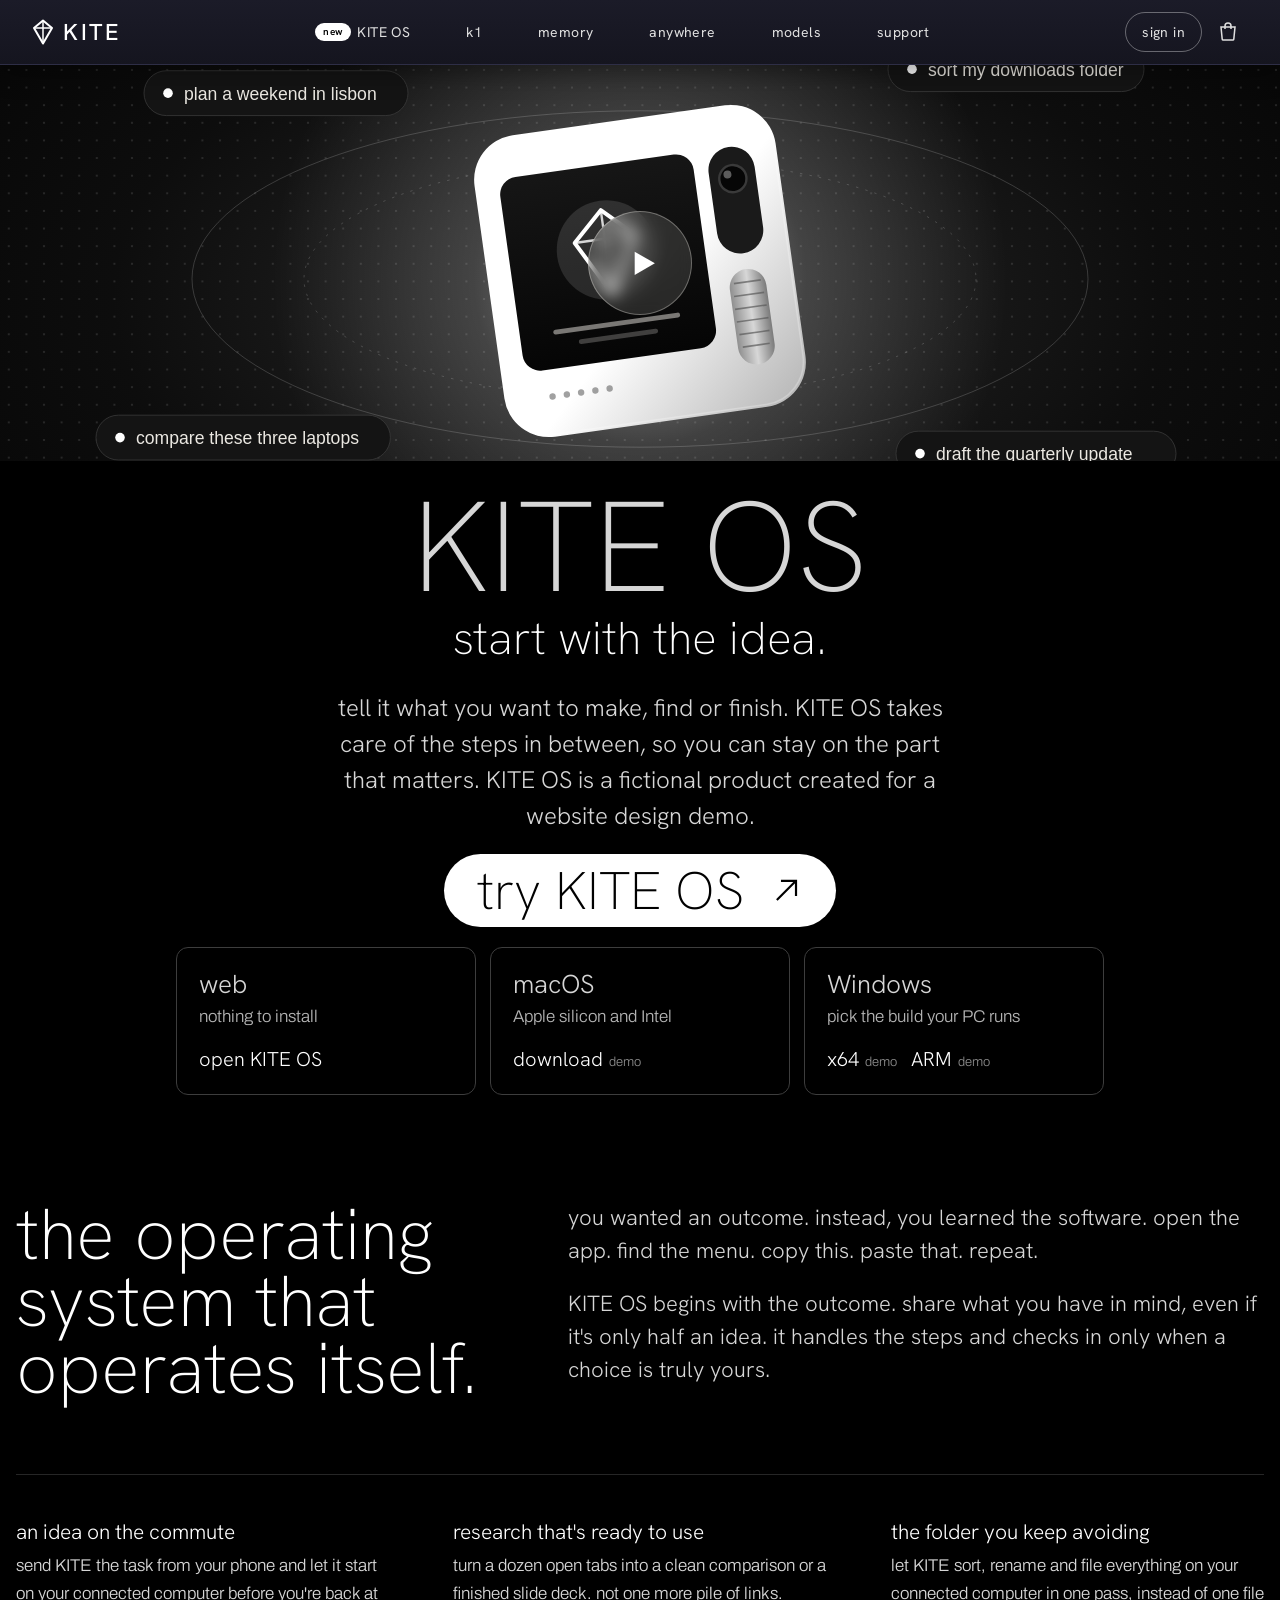
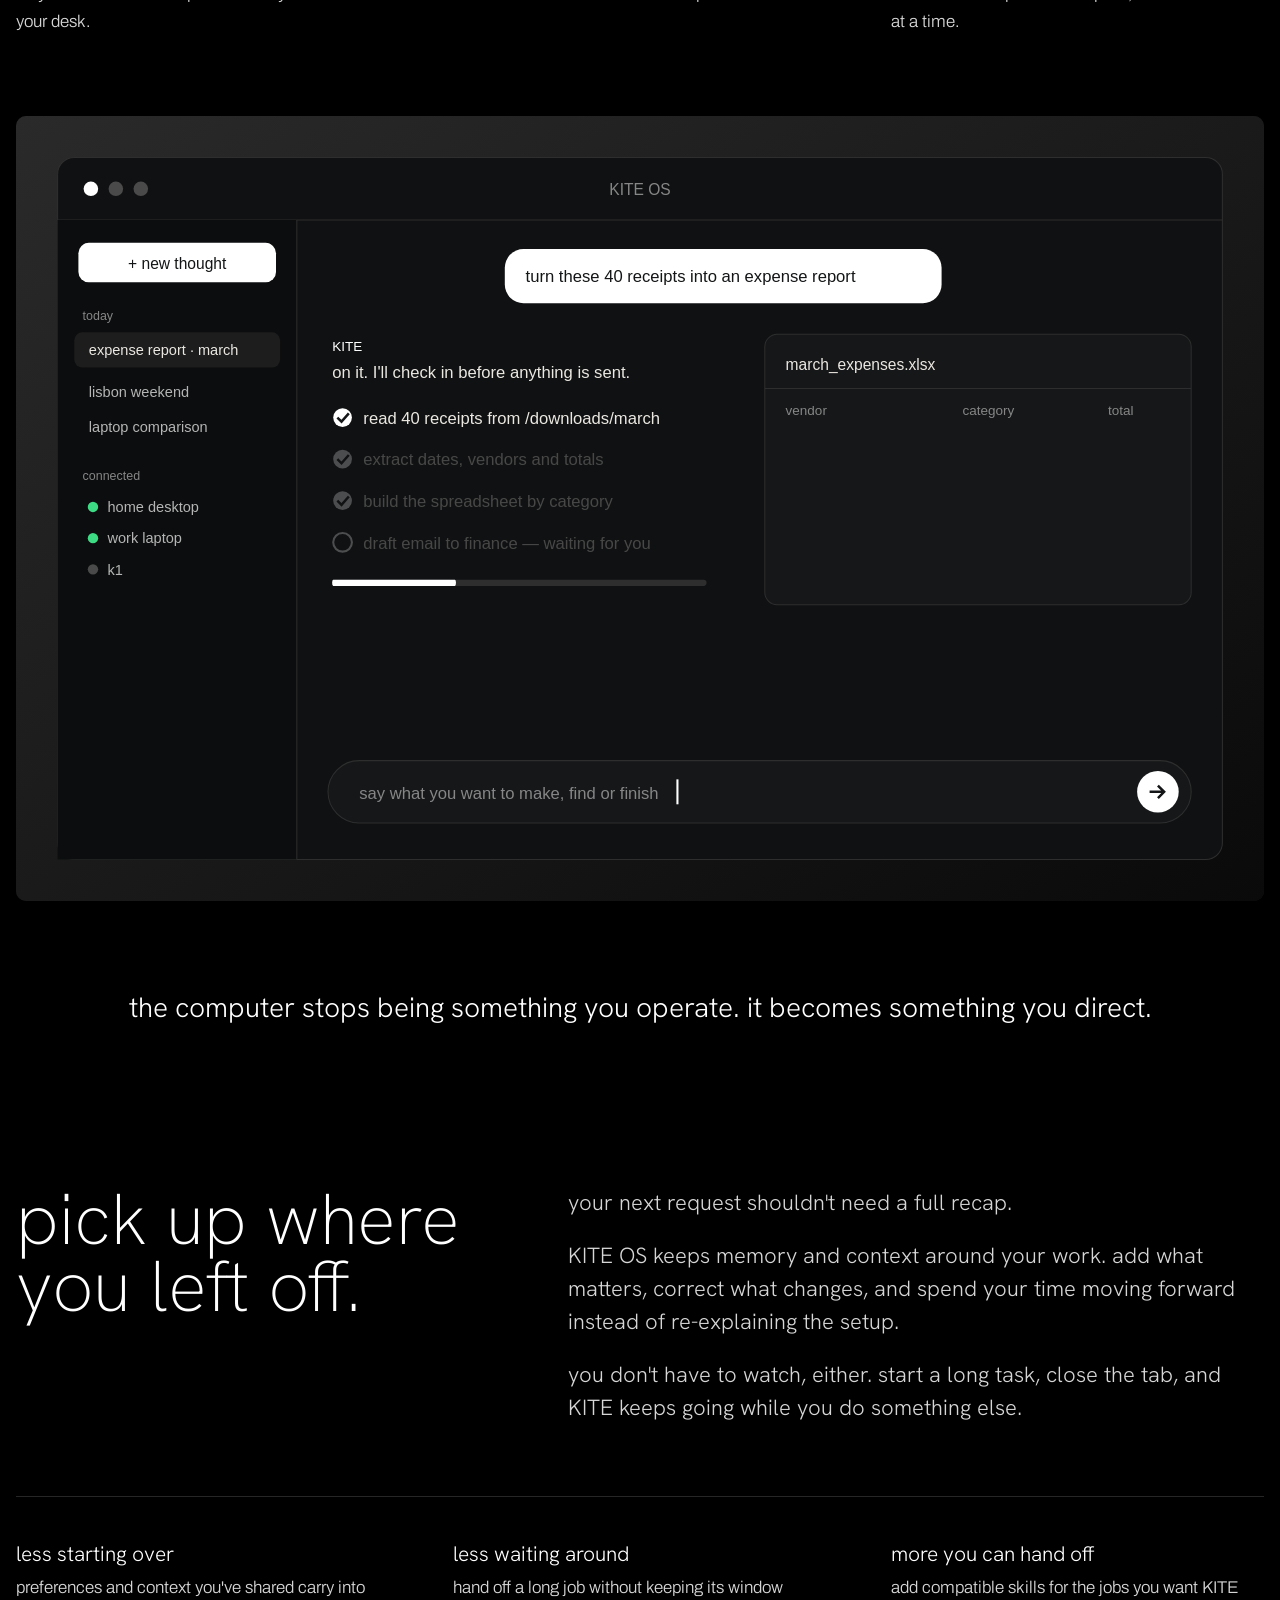
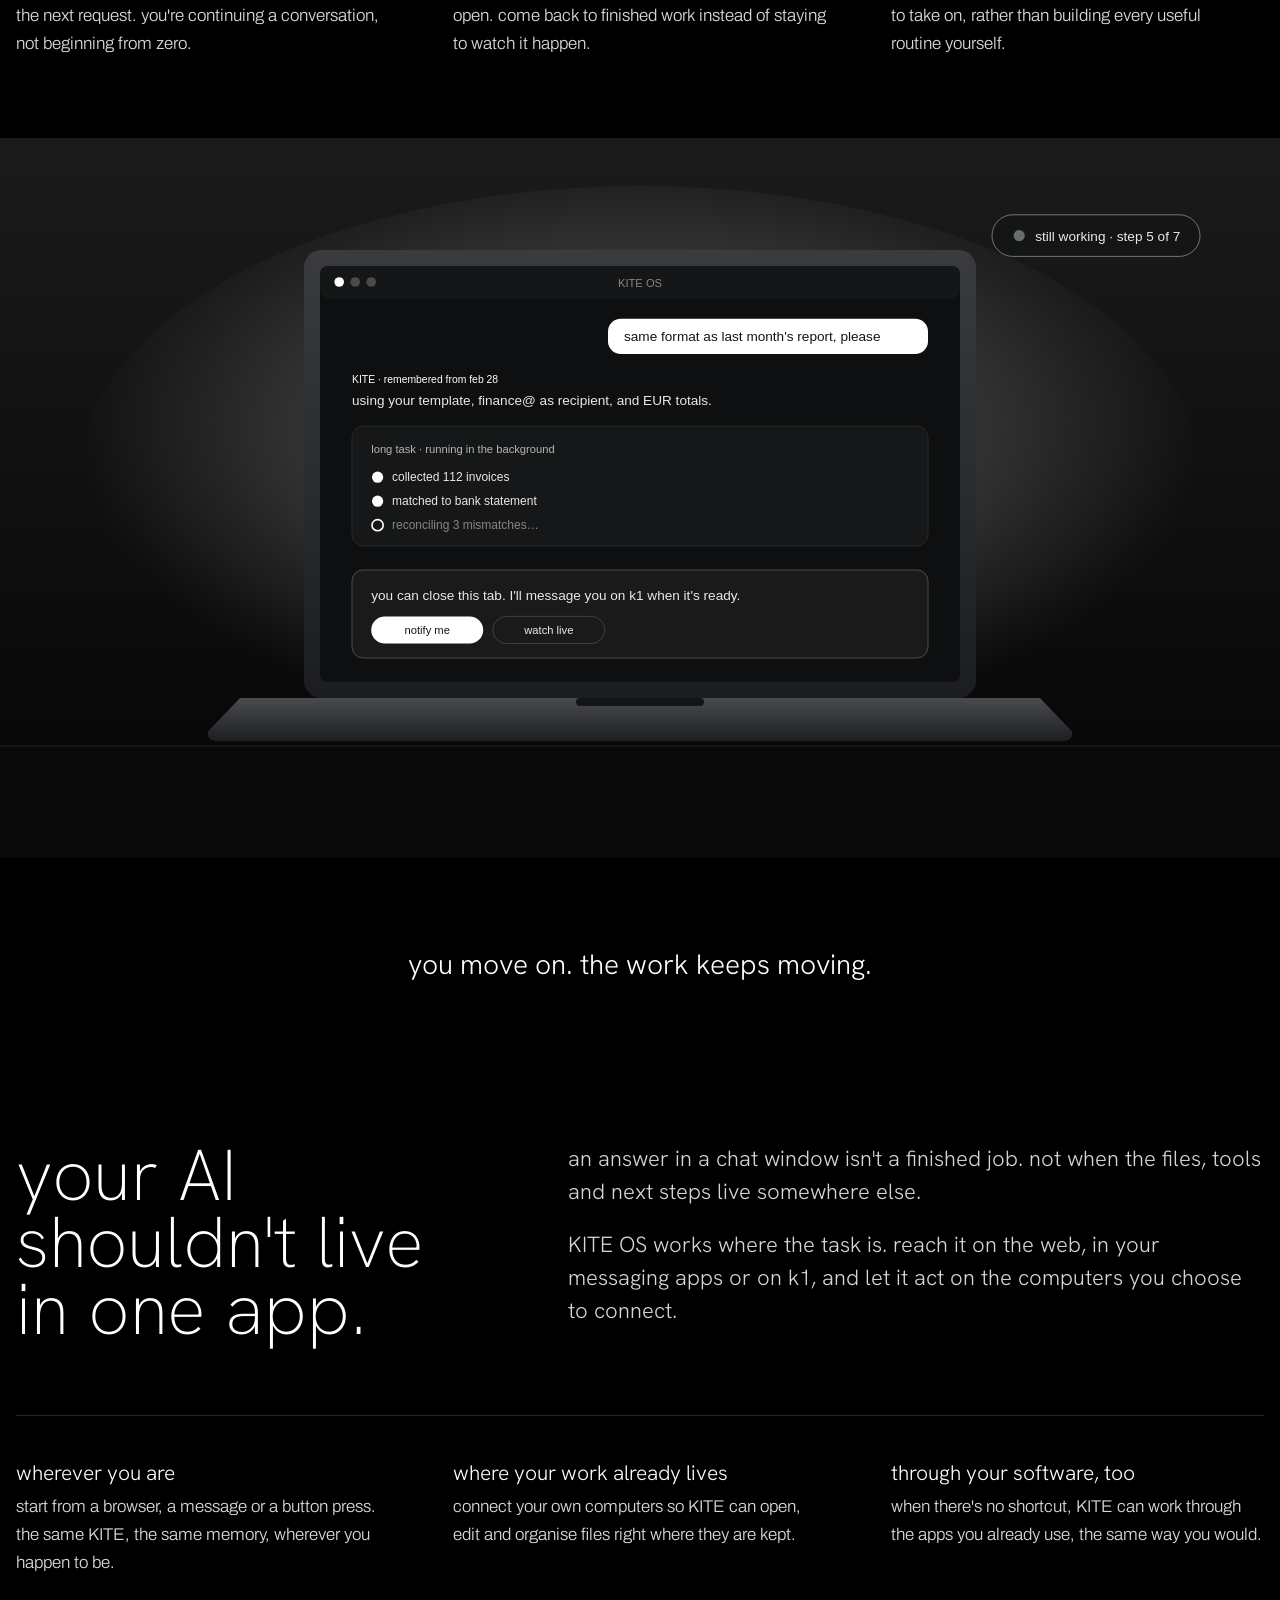
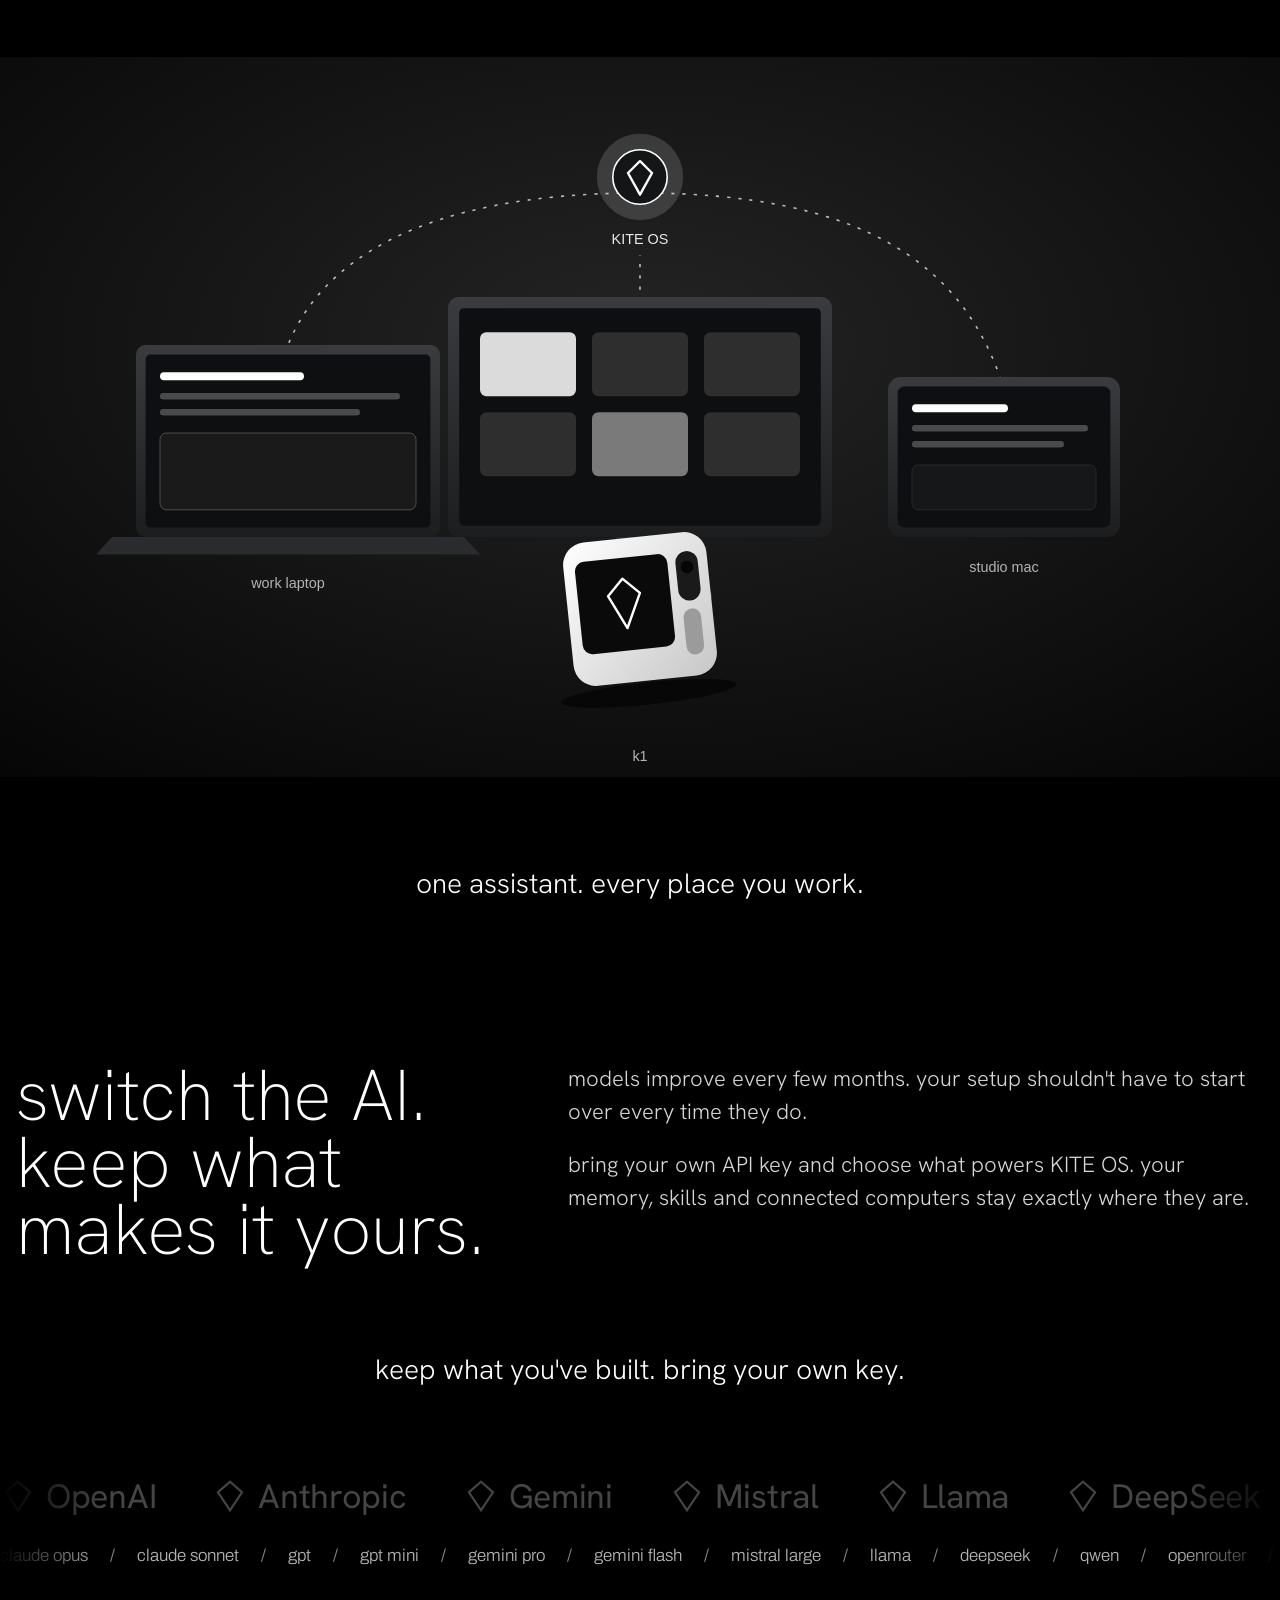
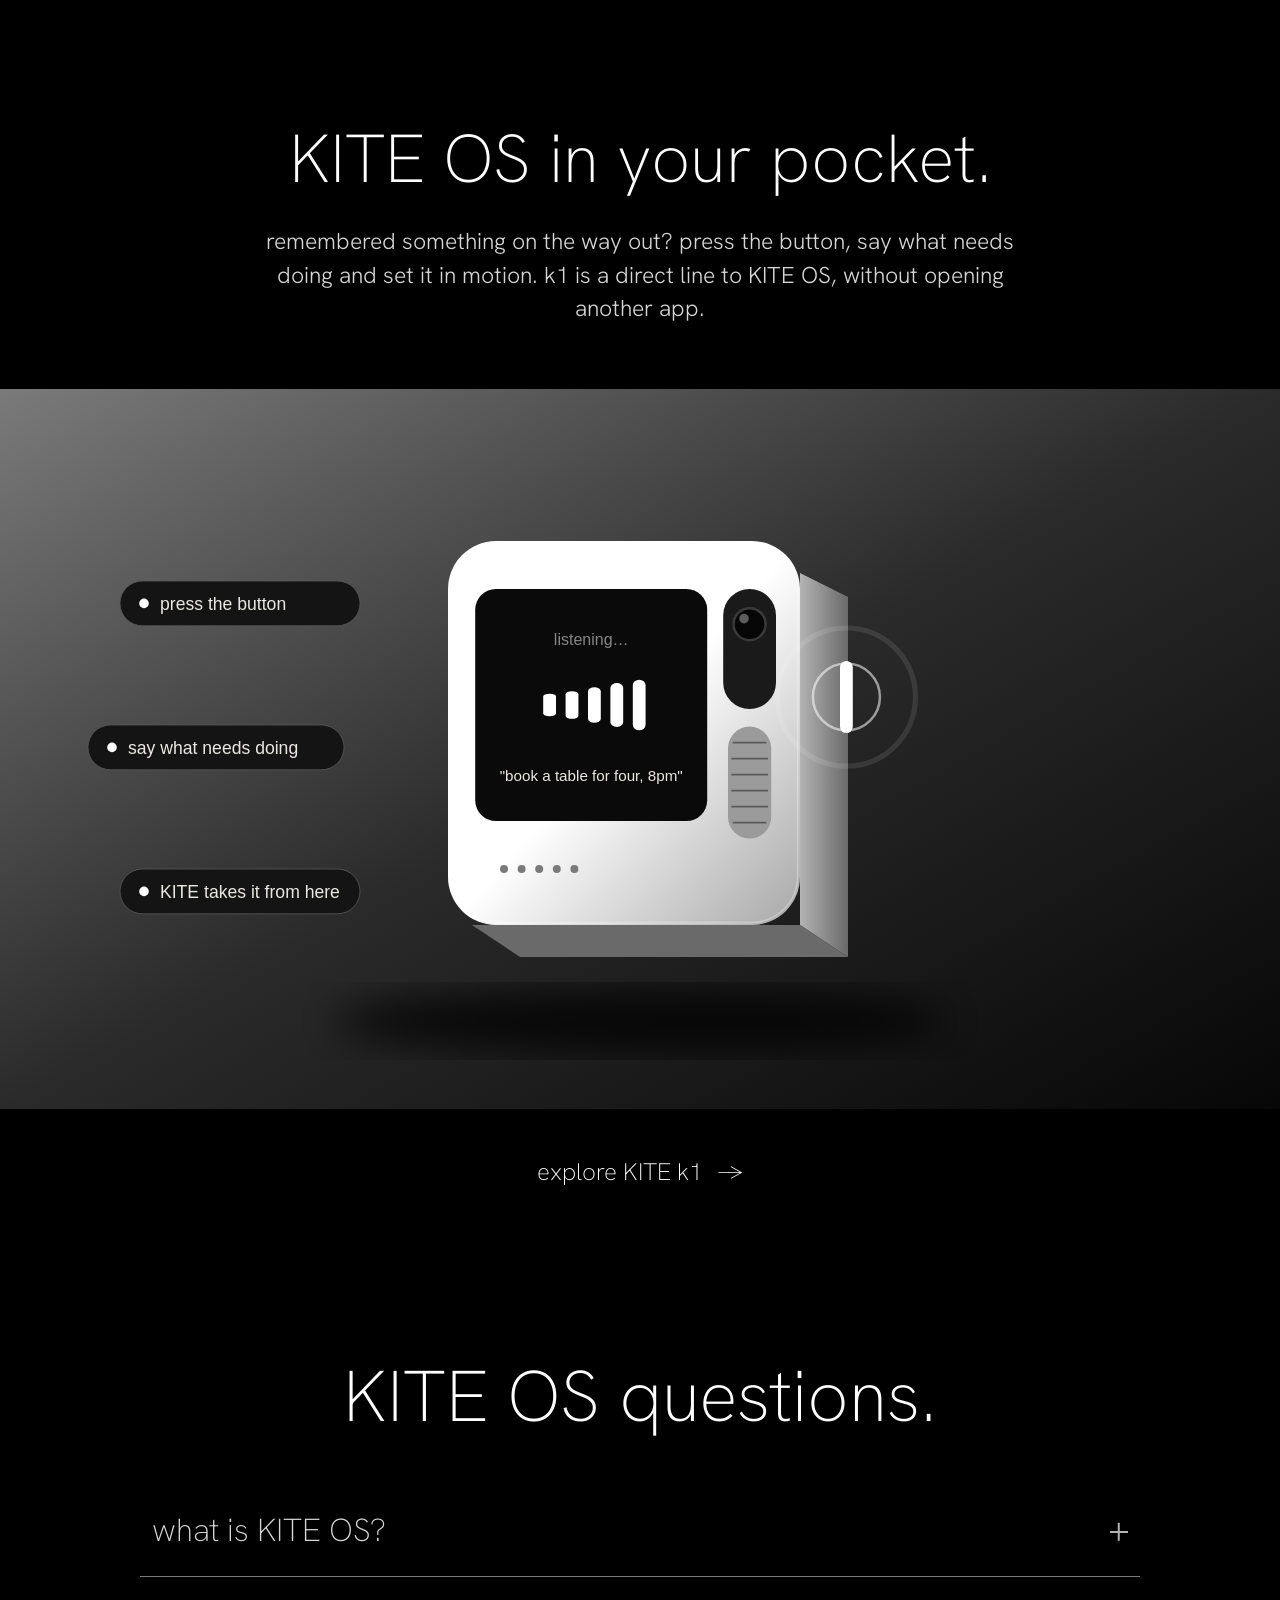
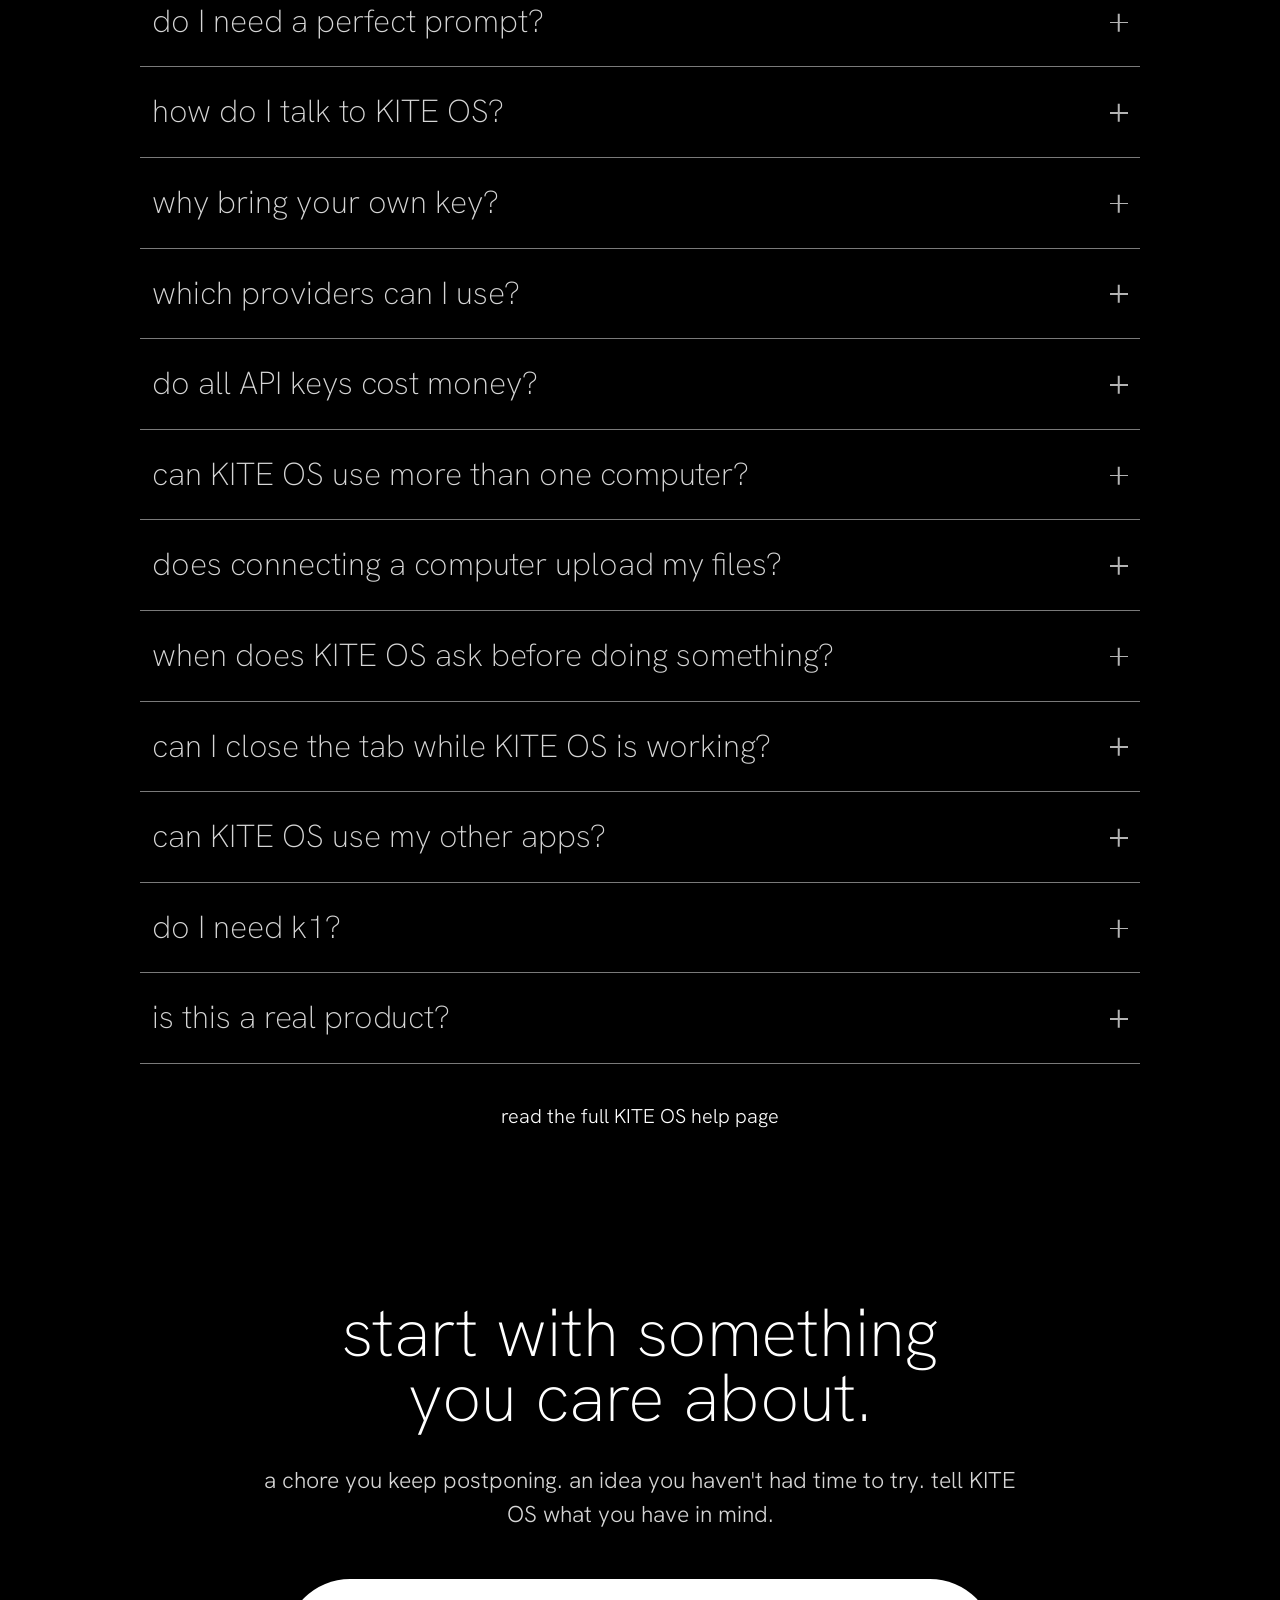
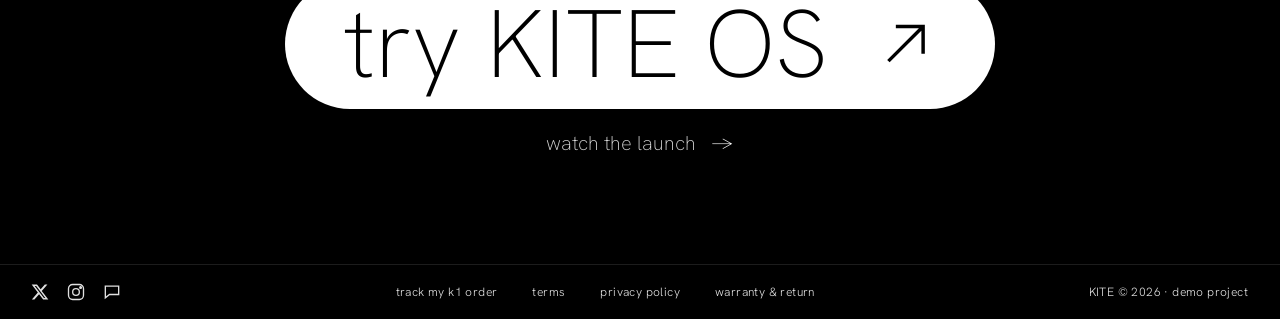
<file: index.html>
<!DOCTYPE html>
<html lang="en">
<head>
  <meta charset="UTF-8">
  <meta name="google-site-verification" content="ya-X9itOw8WuSrYmZQgdQSTbsCrzRNoNKk9_egy_j1k" />
  <meta name="viewport" content="width=device-width, initial-scale=1.0">
  <title>KITE OS — start with the idea</title>
  <meta name="description" content="KITE OS is a fictional AI assistant from a website design demo: say what you want to make, find or finish, and it works through the steps for you.">
  <link rel="canonical" href="https://rabbit-r1-clone.vercel.app/">

<meta property="og:type" content="website">
<meta property="og:title" content="KITE OS — start with the idea">
<meta property="og:description" content="KITE OS is a fictional AI assistant from a website design demo: say what you want to make, find or finish, and it works through the steps for you.">
<meta property="og:url" content="https://rabbit-r1-clone.vercel.app/">
  <meta name="theme-color" content="#15151f">
<link rel="icon" type="image/png" href="/favicon.png">
  <link rel="preconnect" href="https://fonts.googleapis.com">
  <link rel="preconnect" href="https://fonts.gstatic.com" crossorigin>
  <link href="https://fonts.googleapis.com/css2?family=Archivo:wght@300;400;500&family=Hanken+Grotesk:wght@200;300;400;500;600&display=swap" rel="stylesheet">
  <link rel="stylesheet" href="styles.css">
  
<script type="application/ld+json">
{
  "@context": "https://schema.org",
  "@type": "WebSite",
  "@id": "https://rabbit-r1-clone.vercel.app/#website",
  "name": "KITE OS",
  "url": "https://rabbit-r1-clone.vercel.app/",
  "publisher": { "@id": "https://rabbit-r1-clone.vercel.app/#organization" }
}
</script>
<script type="application/ld+json">
{
  "@context": "https://schema.org",
  "@type": "Organization",
  "@id": "https://rabbit-r1-clone.vercel.app/#organization",
  "name": "KITE",
  "url": "https://rabbit-r1-clone.vercel.app/",
  "description": "KITE is a fictional brand built for a website design demo. KITE OS and the k1 device are fictional, and nothing on this website can be purchased."
}
</script>
<script type="application/ld+json">
{
  "@context": "https://schema.org",
  "@type": "FAQPage",
  "mainEntity": [
    {
      "@type": "Question",
      "name": "what is KITE OS?",
      "acceptedAnswer": {
        "@type": "Answer",
        "text": "KITE OS is an AI operating layer that starts from what you want done. you describe the outcome, and it plans and carries out the steps across the web, your connected computers and your apps, checking with you when a decision is yours to make."
      }
    },
    {
      "@type": "Question",
      "name": "do I need a perfect prompt?",
      "acceptedAnswer": {
        "@type": "Answer",
        "text": "no. say it the way you'd say it to a colleague, even if the idea isn't finished. KITE asks follow-up questions when something important is missing."
      }
    },
    {
      "@type": "Question",
      "name": "how do I talk to KITE OS?",
      "acceptedAnswer": {
        "@type": "Answer",
        "text": "type or speak in the web app, message it from your chat apps, or press the button on k1. it's the same assistant and the same memory everywhere."
      }
    },
    {
      "@type": "Question",
      "name": "why bring your own key?",
      "acceptedAnswer": {
        "@type": "Answer",
        "text": "it lets you choose which model powers KITE OS and switch later without losing your memory, skills or connected computers. you pay the model provider directly."
      }
    },
    {
      "@type": "Question",
      "name": "which providers can I use?",
      "acceptedAnswer": {
        "@type": "Answer",
        "text": "major hosted providers, routers like OpenRouter, local runtimes like Ollama, or any compatible endpoint you run yourself."
      }
    },
    {
      "@type": "Question",
      "name": "do all API keys cost money?",
      "acceptedAnswer": {
        "@type": "Answer",
        "text": "it depends on the provider. some offer free tiers, and local models running on your own hardware don't charge per request at all."
      }
    },
    {
      "@type": "Question",
      "name": "can KITE OS use more than one computer?",
      "acceptedAnswer": {
        "@type": "Answer",
        "text": "yes. connect as many as you like and tell KITE which one a task should run on, or let it pick the one that has the files."
      }
    },
    {
      "@type": "Question",
      "name": "does connecting a computer upload my files?",
      "acceptedAnswer": {
        "@type": "Answer",
        "text": "no. files stay on your computer. KITE reads or changes only what a task needs, and you can disconnect a computer at any time."
      }
    },
    {
      "@type": "Question",
      "name": "when does KITE OS ask before doing something?",
      "acceptedAnswer": {
        "@type": "Answer",
        "text": "before anything that sends, buys, deletes or shares on your behalf. you can make it more or less cautious in settings."
      }
    },
    {
      "@type": "Question",
      "name": "can I close the tab while KITE OS is working?",
      "acceptedAnswer": {
        "@type": "Answer",
        "text": "yes. long tasks keep running in the background and KITE lets you know when they're finished or need you."
      }
    },
    {
      "@type": "Question",
      "name": "can KITE OS use my other apps?",
      "acceptedAnswer": {
        "@type": "Answer",
        "text": "where there's an integration it uses it directly. where there isn't, it can operate the app's interface on a connected computer, the way you would."
      }
    },
    {
      "@type": "Question",
      "name": "do I need k1?",
      "acceptedAnswer": {
        "@type": "Answer",
        "text": "no. k1 is an optional shortcut: a pocket device with a push-to-talk button. everything KITE OS does works on the web and desktop too."
      }
    },
    {
      "@type": "Question",
      "name": "is this a real product?",
      "acceptedAnswer": {
        "@type": "Answer",
        "text": "this website is a frontend design demo. KITE, KITE OS and k1 are fictional, accounts are real but the AI isn't connected yet, and nothing can actually be purchased."
      }
    }
  ]
}
</script>

</head>
<body>
  <a class="skip-link" href="#main">skip to content</a>
  <div class="cursor-glow" aria-hidden="true"></div>

  <!-- ================= HEADER ================= -->
  <header class="site-header">
    <div class="header-inner">
      <a href="index.html" class="logo" aria-label="KITE home">
        <svg class="logo-mark" viewBox="0 0 22 26" aria-hidden="true"><path d="M11 1.5 L20 9 L11 24.5 L2 9 Z" fill="none" stroke="currentColor" stroke-width="2" stroke-linejoin="round"/><path d="M11 1.5 V24.5 M2 9 H20" stroke="currentColor" stroke-width="1.5"/></svg>
        <span class="logo-word">KITE</span>
      </a>

      <nav class="nav-desktop" aria-label="Primary">
        <a class="nav-link" href="#top"><span class="badge-new">new</span>KITE OS</a>
        <a class="nav-link" href="#pocket">k1</a>
        <a class="nav-link" href="#memory">memory</a>
        <a class="nav-link" href="#anywhere">anywhere</a>
        <a class="nav-link" href="#models">models</a>
        <a class="nav-link" href="#faq">support</a>
      </nav>

      <div class="header-actions">
        <a class="header-account" href="signin.html">sign in</a>
        <button class="icon-btn" type="button" data-open-modal="cart" aria-label="View cart">
          <svg viewBox="0 0 24 24" fill="none" stroke="currentColor" stroke-width="1.5" aria-hidden="true"><path d="M5 7h14l-1.2 12.1a1 1 0 0 1-1 .9H7.2a1 1 0 0 1-1-.9L5 7Z"/><path d="M9 9V6a3 3 0 0 1 6 0v3"/></svg>
          <span class="cart-count" data-cart-count>0</span>
        </button>
        <button class="menu-toggle" type="button" aria-label="Open menu" aria-expanded="false" aria-controls="mobile-menu">
          <span class="bar"></span>
        </button>
      </div>
    </div>
  </header>

  <nav class="mobile-menu" id="mobile-menu" aria-label="Mobile">
    <a href="#top"><span><span class="badge-new">new</span>KITE OS</span></a>
    <a href="#pocket"><span>k1</span></a>
    <a href="#memory"><span>memory</span></a>
    <a href="#anywhere"><span>anywhere</span></a>
    <a href="#models"><span>models</span></a>
    <a href="#faq"><span>support</span></a>
    <a class="mobile-account" href="signin.html"><span>sign in</span></a>
  </nav>

  <main id="main">
    <!-- ================= HERO ================= -->
    <section class="hero" id="top" aria-labelledby="hero-title">
      <div class="hero-media">
        <img src="assets/hero-poster.svg" alt="the KITE k1 handheld surrounded by example requests: plan a weekend in lisbon, sort my downloads folder, compare these three laptops, draft the quarterly update" width="1600" height="900" fetchpriority="high">
        <button class="hero-play" type="button" data-open-modal="film" aria-label="Play: the KITE OS launch film">
          <span class="play-icon"><svg viewBox="0 0 24 24" fill="currentColor" aria-hidden="true"><path d="M6 4l14 8-14 8z"/></svg></span>
        </button>
      </div>

      <div class="hero-copy reveal-group">
        <h1 class="hero-title reveal" id="hero-title" style="--i:0">KITE OS</h1>
        <p class="hero-tagline reveal" style="--i:1">start with the idea.</p>
        <p class="hero-lede reveal" style="--i:2">tell it what you want to make, find or finish. KITE OS takes care of the steps in between, so you can stay on the part that matters. KITE OS is a fictional product created for a website design demo.</p>
        <a class="pill hero-cta reveal" style="--i:3" href="account.html">
          <span>try KITE OS</span>
          <svg class="pill-arrow" viewBox="0 0 24 24" fill="none" stroke="currentColor" stroke-width="1.6" aria-hidden="true"><path d="M5 19 19 5M8 5h11v11"/></svg>
        </a>

        <div class="platforms reveal" style="--i:4">
          <div class="platform glow-card">
            <span class="platform-name">web</span>
            <span class="platform-note">nothing to install</span>
            <span class="platform-links"><a href="account.html">open KITE OS</a></span>
          </div>
          <div class="platform glow-card">
            <span class="platform-name">macOS</span>
            <span class="platform-note">Apple silicon and Intel</span>
            <span class="platform-links"><button type="button" data-open-modal="download" data-platform="macOS (universal)">download <small>demo</small></button></span>
          </div>
          <div class="platform glow-card">
            <span class="platform-name">Windows</span>
            <span class="platform-note">pick the build your PC runs</span>
            <span class="platform-links">
              <button type="button" data-open-modal="download" data-platform="Windows x64">x64 <small>demo</small></button>
              <button type="button" data-open-modal="download" data-platform="Windows ARM">ARM <small>demo</small></button>
            </span>
          </div>
        </div>
      </div>
    </section>

    <!-- ================= 1. OPERATE ================= -->
    <section class="section" id="operate" aria-labelledby="operate-title">
      <div class="container reveal-group">
        <div class="split">
          <div class="split-head"><h2 class="section-title reveal" id="operate-title" style="--i:0">the operating system that operates itself.</h2></div>
          <div class="split-body">
            <p class="body-lg reveal" style="--i:1">you wanted an outcome. instead, you learned the software. open the app. find the menu. copy this. paste that. repeat.</p>
            <p class="body-lg reveal" style="--i:2">KITE OS begins with the outcome. share what you have in mind, even if it's only half an idea. it handles the steps and checks in only when a choice is truly yours.</p>
          </div>
        </div>
        <dl class="points">
          <div class="point reveal" style="--i:3"><dt>an idea on the commute</dt><dd>send KITE the task from your phone and let it start on your connected computer before you're back at your desk.</dd></div>
          <div class="point reveal" style="--i:4"><dt>research that's ready to use</dt><dd>turn a dozen open tabs into a clean comparison or a finished slide deck. not one more pile of links.</dd></div>
          <div class="point reveal" style="--i:5"><dt>the folder you keep avoiding</dt><dd>let KITE sort, rename and file everything on your connected computer in one pass, instead of one file at a time.</dd></div>
        </dl>
        <figure class="figure reveal" style="--i:6">
          <img src="assets/workspace.svg" alt="the KITE OS workspace: one conversation working through an expense report step by step" width="1200" height="755" loading="lazy">
        </figure>
        <p class="closer reveal" style="--i:7">the computer stops being something you operate. it becomes something you direct.</p>
      </div>
    </section>

    <!-- ================= 2. MEMORY ================= -->
    <section class="section" id="memory" aria-labelledby="memory-title">
      <div class="container reveal-group">
        <div class="split">
          <div class="split-head"><h2 class="section-title reveal" id="memory-title" style="--i:0">pick up where you left off.</h2></div>
          <div class="split-body">
            <p class="body-lg reveal" style="--i:1">your next request shouldn't need a full recap.</p>
            <p class="body-lg reveal" style="--i:2">KITE OS keeps memory and context around your work. add what matters, correct what changes, and spend your time moving forward instead of re-explaining the setup.</p>
            <p class="body-lg reveal" style="--i:3">you don't have to watch, either. start a long task, close the tab, and KITE keeps going while you do something else.</p>
          </div>
        </div>
        <dl class="points">
          <div class="point reveal" style="--i:4"><dt>less starting over</dt><dd>preferences and context you've shared carry into the next request. you're continuing a conversation, not beginning from zero.</dd></div>
          <div class="point reveal" style="--i:5"><dt>less waiting around</dt><dd>hand off a long job without keeping its window open. come back to finished work instead of staying to watch it happen.</dd></div>
          <div class="point reveal" style="--i:6"><dt>more you can hand off</dt><dd>add compatible skills for the jobs you want KITE to take on, rather than building every useful routine yourself.</dd></div>
        </dl>
        <figure class="figure is-bleed reveal" style="--i:7">
          <img src="assets/laptop.svg" alt="KITE OS on a laptop, continuing a long task in the background" width="1600" height="900" loading="lazy">
        </figure>
        <p class="closer reveal" style="--i:8">you move on. the work keeps moving.</p>
      </div>
    </section>

    <!-- ================= 3. ANYWHERE ================= -->
    <section class="section" id="anywhere" aria-labelledby="anywhere-title">
      <div class="container reveal-group">
        <div class="split">
          <div class="split-head"><h2 class="section-title reveal" id="anywhere-title" style="--i:0">your AI shouldn't live in one app.</h2></div>
          <div class="split-body">
            <p class="body-lg reveal" style="--i:1">an answer in a chat window isn't a finished job. not when the files, tools and next steps live somewhere else.</p>
            <p class="body-lg reveal" style="--i:2">KITE OS works where the task is. reach it on the web, in your messaging apps or on k1, and let it act on the computers you choose to connect.</p>
          </div>
        </div>
        <dl class="points">
          <div class="point reveal" style="--i:3"><dt>wherever you are</dt><dd>start from a browser, a message or a button press. the same KITE, the same memory, wherever you happen to be.</dd></div>
          <div class="point reveal" style="--i:4"><dt>where your work already lives</dt><dd>connect your own computers so KITE can open, edit and organise files right where they are kept.</dd></div>
          <div class="point reveal" style="--i:5"><dt>through your software, too</dt><dd>when there's no shortcut, KITE can work through the apps you already use, the same way you would.</dd></div>
        </dl>
        <figure class="figure is-bleed reveal" style="--i:6">
          <img src="assets/devices.svg" alt="three connected computers and a KITE k1, all linked to KITE OS" width="1600" height="900" loading="lazy">
        </figure>
        <p class="closer reveal" style="--i:7">one assistant. every place you work.</p>
      </div>
    </section>

    <!-- ================= 4. MODELS ================= -->
    <section class="section" id="models" aria-labelledby="models-title">
      <div class="container reveal-group">
        <div class="split">
          <div class="split-head"><h2 class="section-title reveal" id="models-title" style="--i:0">switch the AI. keep what makes it yours.</h2></div>
          <div class="split-body">
            <p class="body-lg reveal" style="--i:1">models improve every few months. your setup shouldn't have to start over every time they do.</p>
            <p class="body-lg reveal" style="--i:2">bring your own API key and choose what powers KITE OS. your memory, skills and connected computers stay exactly where they are.</p>
          </div>
        </div>
        <p class="closer reveal" style="--i:3">keep what you've built. bring your own key.</p>
      </div>
    </section>

    <section class="marquee-section" aria-label="model providers KITE OS can run on">
      <div class="marquee" aria-hidden="true">
        <div class="provider-row" data-providers></div>
        <div class="provider-row" data-providers></div>
      </div>
      <div class="marquee is-reverse">
        <ul class="model-row" data-models></ul>
        <ul class="model-row" data-models aria-hidden="true"></ul>
      </div>
    </section>

    <!-- ================= 5. POCKET ================= -->
    <section class="section" id="pocket" aria-labelledby="pocket-title">
      <div class="container reveal-group">
        <h2 class="section-title is-center reveal" id="pocket-title" style="--i:0">KITE OS in your pocket.</h2>
        <p class="body-lg center-lede reveal" style="--i:1">remembered something on the way out? press the button, say what needs doing and set it in motion. k1 is a direct line to KITE OS, without opening another app.</p>
        <figure class="figure is-bleed is-pocket reveal" style="--i:2">
          <img src="assets/k1.svg" alt="the KITE k1 handheld listening to a spoken request" width="1600" height="900" loading="lazy">
        </figure>
        <div class="center-cta reveal" style="--i:3">
          <button class="text-arrow size-24" type="button" data-open-modal="product">explore KITE k1 <span class="arrow">→</span></button>
        </div>
      </div>
    </section>

    <!-- ================= 6. FAQ ================= -->
    <section class="section" id="faq" aria-labelledby="faq-title">
      <div class="container reveal-group">
        <h2 class="section-title faq-title reveal" id="faq-title" style="--i:0">KITE OS questions.</h2>
        <div class="faq-list reveal" style="--i:1" data-faq>
          <div class="faq-item">
            <h3><button class="faq-q" type="button" aria-expanded="false" aria-controls="faq-a-0" id="faq-q-0"><span>what is KITE OS?</span><span class="faq-icon" aria-hidden="true"></span></button></h3>
            <div class="faq-a" id="faq-a-0" role="region" aria-labelledby="faq-q-0"><div><p>KITE OS is an AI operating layer that starts from what you want done. you describe the outcome, and it plans and carries out the steps across the web, your connected computers and your apps, checking with you when a decision is yours to make.</p></div></div>
          </div>
          <div class="faq-item">
            <h3><button class="faq-q" type="button" aria-expanded="false" aria-controls="faq-a-1" id="faq-q-1"><span>do I need a perfect prompt?</span><span class="faq-icon" aria-hidden="true"></span></button></h3>
            <div class="faq-a" id="faq-a-1" role="region" aria-labelledby="faq-q-1"><div><p>no. say it the way you'd say it to a colleague, even if the idea isn't finished. KITE asks follow-up questions when something important is missing.</p></div></div>
          </div>
          <div class="faq-item">
            <h3><button class="faq-q" type="button" aria-expanded="false" aria-controls="faq-a-2" id="faq-q-2"><span>how do I talk to KITE OS?</span><span class="faq-icon" aria-hidden="true"></span></button></h3>
            <div class="faq-a" id="faq-a-2" role="region" aria-labelledby="faq-q-2"><div><p>type or speak in the web app, message it from your chat apps, or press the button on k1. it's the same assistant and the same memory everywhere.</p></div></div>
          </div>
          <div class="faq-item">
            <h3><button class="faq-q" type="button" aria-expanded="false" aria-controls="faq-a-3" id="faq-q-3"><span>why bring your own key?</span><span class="faq-icon" aria-hidden="true"></span></button></h3>
            <div class="faq-a" id="faq-a-3" role="region" aria-labelledby="faq-q-3"><div><p>it lets you choose which model powers KITE OS and switch later without losing your memory, skills or connected computers. you pay the model provider directly.</p></div></div>
          </div>
          <div class="faq-item">
            <h3><button class="faq-q" type="button" aria-expanded="false" aria-controls="faq-a-4" id="faq-q-4"><span>which providers can I use?</span><span class="faq-icon" aria-hidden="true"></span></button></h3>
            <div class="faq-a" id="faq-a-4" role="region" aria-labelledby="faq-q-4"><div><p>major hosted providers, routers like OpenRouter, local runtimes like Ollama, or any compatible endpoint you run yourself.</p></div></div>
          </div>
          <div class="faq-item">
            <h3><button class="faq-q" type="button" aria-expanded="false" aria-controls="faq-a-5" id="faq-q-5"><span>do all API keys cost money?</span><span class="faq-icon" aria-hidden="true"></span></button></h3>
            <div class="faq-a" id="faq-a-5" role="region" aria-labelledby="faq-q-5"><div><p>it depends on the provider. some offer free tiers, and local models running on your own hardware don't charge per request at all.</p></div></div>
          </div>
          <div class="faq-item">
            <h3><button class="faq-q" type="button" aria-expanded="false" aria-controls="faq-a-6" id="faq-q-6"><span>can KITE OS use more than one computer?</span><span class="faq-icon" aria-hidden="true"></span></button></h3>
            <div class="faq-a" id="faq-a-6" role="region" aria-labelledby="faq-q-6"><div><p>yes. connect as many as you like and tell KITE which one a task should run on, or let it pick the one that has the files.</p></div></div>
          </div>
          <div class="faq-item">
            <h3><button class="faq-q" type="button" aria-expanded="false" aria-controls="faq-a-7" id="faq-q-7"><span>does connecting a computer upload my files?</span><span class="faq-icon" aria-hidden="true"></span></button></h3>
            <div class="faq-a" id="faq-a-7" role="region" aria-labelledby="faq-q-7"><div><p>no. files stay on your computer. KITE reads or changes only what a task needs, and you can disconnect a computer at any time.</p></div></div>
          </div>
          <div class="faq-item">
            <h3><button class="faq-q" type="button" aria-expanded="false" aria-controls="faq-a-8" id="faq-q-8"><span>when does KITE OS ask before doing something?</span><span class="faq-icon" aria-hidden="true"></span></button></h3>
            <div class="faq-a" id="faq-a-8" role="region" aria-labelledby="faq-q-8"><div><p>before anything that sends, buys, deletes or shares on your behalf. you can make it more or less cautious in settings.</p></div></div>
          </div>
          <div class="faq-item">
            <h3><button class="faq-q" type="button" aria-expanded="false" aria-controls="faq-a-9" id="faq-q-9"><span>can I close the tab while KITE OS is working?</span><span class="faq-icon" aria-hidden="true"></span></button></h3>
            <div class="faq-a" id="faq-a-9" role="region" aria-labelledby="faq-q-9"><div><p>yes. long tasks keep running in the background and KITE lets you know when they're finished or need you.</p></div></div>
          </div>
          <div class="faq-item">
            <h3><button class="faq-q" type="button" aria-expanded="false" aria-controls="faq-a-10" id="faq-q-10"><span>can KITE OS use my other apps?</span><span class="faq-icon" aria-hidden="true"></span></button></h3>
            <div class="faq-a" id="faq-a-10" role="region" aria-labelledby="faq-q-10"><div><p>where there's an integration it uses it directly. where there isn't, it can operate the app's interface on a connected computer, the way you would.</p></div></div>
          </div>
          <div class="faq-item">
            <h3><button class="faq-q" type="button" aria-expanded="false" aria-controls="faq-a-11" id="faq-q-11"><span>do I need k1?</span><span class="faq-icon" aria-hidden="true"></span></button></h3>
            <div class="faq-a" id="faq-a-11" role="region" aria-labelledby="faq-q-11"><div><p>no. k1 is an optional shortcut: a pocket device with a push-to-talk button. everything KITE OS does works on the web and desktop too.</p></div></div>
          </div>
          <div class="faq-item">
            <h3><button class="faq-q" type="button" aria-expanded="false" aria-controls="faq-a-12" id="faq-q-12"><span>is this a real product?</span><span class="faq-icon" aria-hidden="true"></span></button></h3>
            <div class="faq-a" id="faq-a-12" role="region" aria-labelledby="faq-q-12"><div><p>this website is a frontend design demo. KITE, KITE OS and k1 are fictional, accounts are real but the AI isn't connected yet, and nothing can actually be purchased.</p></div></div>
          </div>
        </div>
        <div class="faq-more reveal" style="--i:2"><a href="legal.html#support">read the full KITE OS help page</a></div>
      </div>
    </section>

    <!-- ================= 7. FINAL CTA ================= -->
    <section class="section final" aria-labelledby="final-title">
      <div class="container reveal-group">
        <h2 class="final-title reveal" id="final-title" style="--i:0">start with something you care about.</h2>
        <p class="body-lg final-lede reveal" style="--i:1">a chore you keep postponing. an idea you haven't had time to try. tell KITE OS what you have in mind.</p>
        <div class="final-actions reveal" style="--i:2">
          <a class="pill final-cta" href="account.html">
            <span>try KITE OS</span>
            <svg class="pill-arrow" viewBox="0 0 24 24" fill="none" stroke="currentColor" stroke-width="1.4" aria-hidden="true"><path d="M5 19 19 5M8 5h11v11"/></svg>
          </a>
          <button class="text-arrow is-light" type="button" data-open-modal="film" style="font-size:20px">watch the launch <span class="arrow">→</span></button>
        </div>
      </div>
    </section>
  </main>

  <!-- ================= FOOTER ================= -->
  <footer class="site-footer">
    <div class="footer-social">
      <a class="glow-text" href="https://x.com" target="_blank" rel="noopener noreferrer" title="X (demo link)" aria-label="X (opens x.com)">
        <svg viewBox="0 0 24 24" fill="currentColor" aria-hidden="true"><path d="M17.8 3h3.1l-6.8 7.7L22 21h-6.2l-4.9-6.4L5.3 21H2.2l7.2-8.3L2 3h6.4l4.4 5.8L17.8 3Zm-1.1 16.2h1.7L7.4 4.7H5.6l11.1 14.5Z"/></svg>
      </a>
      <a class="glow-text" href="https://www.instagram.com" target="_blank" rel="noopener noreferrer" title="Instagram (demo link)" aria-label="Instagram (opens instagram.com)">
        <svg viewBox="0 0 24 24" fill="none" stroke="currentColor" stroke-width="1.6" aria-hidden="true"><rect x="3" y="3" width="18" height="18" rx="5"/><circle cx="12" cy="12" r="4"/><circle cx="17.5" cy="6.5" r="1" fill="currentColor"/></svg>
      </a>
      <a class="glow-text" href="legal.html#support" title="Community &amp; support" aria-label="Community and support">
        <svg viewBox="0 0 24 24" fill="none" stroke="currentColor" stroke-width="1.6" aria-hidden="true"><path d="M4 5h16v10H9l-5 4V5Z"/></svg>
      </a>
    </div>
    <hr>
    <div class="footer-links">
      <a class="glow-text" href="legal.html#track">track my k1 order</a>
      <a class="glow-text" href="legal.html#terms">terms</a>
      <a class="glow-text" href="legal.html#privacy">privacy policy</a>
      <a class="glow-text" href="legal.html#warranty">warranty &amp; return</a>
    </div>
    <hr>
    <div>KITE © <span data-year>2026</span> · demo project</div>
  </footer>

  <!-- ================= MODALS ================= -->
  <div class="modal" id="modal-film" role="dialog" aria-modal="true" aria-label="KITE OS launch film">
    <div class="modal-backdrop" data-close-modal></div>
    <div class="modal-panel is-wide">
      <button class="modal-close" type="button" data-close-modal aria-label="Close"><svg viewBox="0 0 16 16" stroke="currentColor" stroke-width="1.6" aria-hidden="true"><path d="M3 3l10 10M13 3 3 13"/></svg></button>
      <div class="film">
        <img src="assets/hero-poster.svg" alt="">
        <div class="film-slide">KITE OS<small>start with the idea.</small></div>
        <div class="film-slide">say it once.<small>KITE works through the steps.</small></div>
        <div class="film-slide">close the tab.<small>the work keeps moving.</small></div>
        <div class="film-slide">try KITE OS<small>on the web, mac, windows and k1.</small></div>
        <div class="film-bar"></div>
      </div>
      <p class="film-caption">launch film · a 16-second animated preview built for this demo site</p>
    </div>
  </div>

  <div class="modal" id="modal-download" role="dialog" aria-modal="true" aria-labelledby="download-title">
    <div class="modal-backdrop" data-close-modal></div>
    <div class="modal-panel">
      <button class="modal-close" type="button" data-close-modal aria-label="Close"><svg viewBox="0 0 16 16" stroke="currentColor" stroke-width="1.6" aria-hidden="true"><path d="M3 3l10 10M13 3 3 13"/></svg></button>
      <h2 class="modal-title" id="download-title">almost there.</h2>
      <p class="modal-text">the <strong data-platform-name>desktop</strong> build of KITE OS isn't included in this demo site, so there's no file to download. you can sign in and use KITE OS on the web instead.</p>
      <div class="modal-actions">
        <a class="btn btn-primary" href="account.html">open KITE OS on the web</a>
        <button class="btn btn-ghost" type="button" data-close-modal>close</button>
      </div>
    </div>
  </div>

  <div class="modal" id="modal-product" role="dialog" aria-modal="true" aria-labelledby="product-title">
    <div class="modal-backdrop" data-close-modal></div>
    <div class="modal-panel is-product">
      <button class="modal-close" type="button" data-close-modal aria-label="Close"><svg viewBox="0 0 16 16" stroke="currentColor" stroke-width="1.6" aria-hidden="true"><path d="M3 3l10 10M13 3 3 13"/></svg></button>
      <div class="product">
        <img src="assets/k1.svg" alt="KITE k1 handheld" width="1600" height="900">
        <div>
          <h2 class="modal-title" id="product-title">KITE k1</h2>
          <p class="product-price">$199 <span style="font-size:14px;color:var(--gray-500)">· demo price</span></p>
          <ul class="product-specs">
            <li>push-to-talk button and scroll wheel</li>
            <li>2.9" touchscreen with rotating camera</li>
            <li>direct line to KITE OS — no app to open</li>
            <li>all-day battery, USB-C charging</li>
          </ul>
          <div class="swatches" role="group" aria-label="colour">
            <button class="swatch" type="button" style="background:#f5f5f5" aria-pressed="true" data-color="white" aria-label="white"></button>
            <button class="swatch" type="button" style="background:#5c5c5c" aria-pressed="false" data-color="graphite" aria-label="graphite"></button>
            <button class="swatch" type="button" style="background:#0d0d0d" aria-pressed="false" data-color="black" aria-label="black"></button>
          </div>
          <div class="modal-actions">
            <button class="btn btn-primary" type="button" data-add-to-cart>add to cart</button>
            <button class="btn btn-ghost" type="button" data-close-modal>keep browsing</button>
          </div>
        </div>
      </div>
    </div>
  </div>

  <div class="modal drawer" id="modal-cart" role="dialog" aria-modal="true" aria-labelledby="cart-title">
    <div class="modal-backdrop" data-close-modal></div>
    <div class="modal-panel">
      <button class="modal-close" type="button" data-close-modal aria-label="Close"><svg viewBox="0 0 16 16" stroke="currentColor" stroke-width="1.6" aria-hidden="true"><path d="M3 3l10 10M13 3 3 13"/></svg></button>
      <h2 class="modal-title" id="cart-title">your cart.</h2>
      <div class="cart-items" data-cart-items></div>
      <div class="cart-total"><span>total</span><span data-cart-total>$0</span></div>
      <button class="btn btn-primary" type="button" data-checkout>checkout</button>
      <p class="demo-note">demo store: checkout is not connected to any payment system and no order will be placed.</p>
    </div>
  </div>

  <div class="toast-wrap" aria-live="polite" data-toasts></div>

  <script src="script.js"></script>
  <script type="module" src="auth.js"></script>
</body>
</html>
</file>
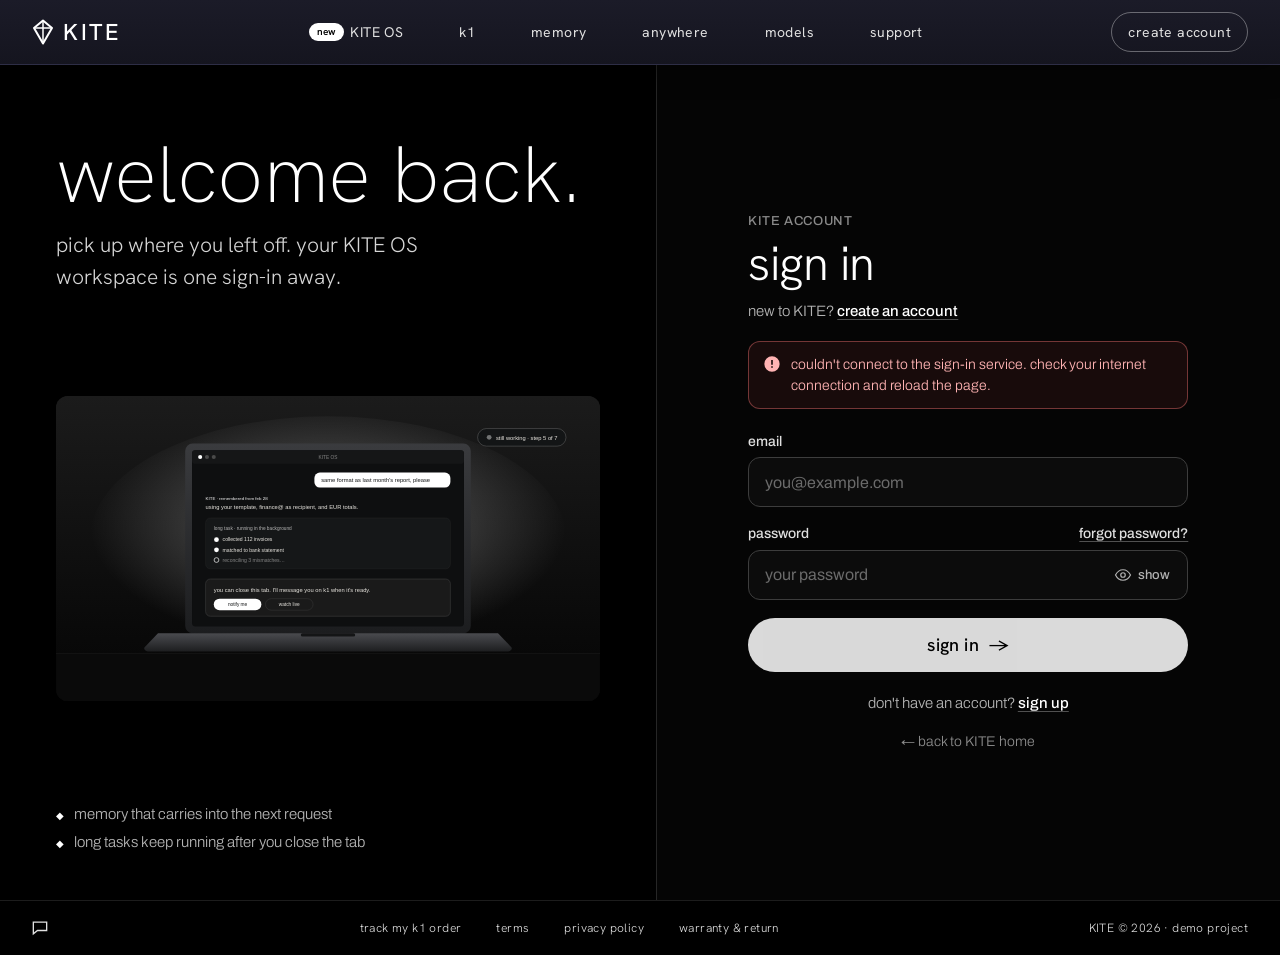
<file: account.html>
<!DOCTYPE html>
<html lang="en">
<head>
  <meta charset="UTF-8">
  <meta name="viewport" content="width=device-width, initial-scale=1.0">
  <title>Your workspace — KITE</title>
  <meta name="robots" content="noindex">
  <meta name="theme-color" content="#15151f">
  <link rel="icon" type="image/svg+xml" href="assets/favicon.svg">
  <link rel="preconnect" href="https://fonts.googleapis.com">
  <link rel="preconnect" href="https://fonts.gstatic.com" crossorigin>
  <link href="https://fonts.googleapis.com/css2?family=Archivo:wght@300;400;500;600&family=Hanken+Grotesk:wght@200;300;400;500;600&display=swap" rel="stylesheet">
  <link rel="stylesheet" href="styles.css">
  <link rel="stylesheet" href="auth.css">
</head>
<body class="is-auth-pending">
  <a class="skip-link" href="#main">skip to content</a>
  <div class="cursor-glow" aria-hidden="true"></div>

  <header class="site-header">
    <div class="header-inner">
      <a href="index.html" class="logo" aria-label="KITE home">
        <svg class="logo-mark" viewBox="0 0 22 26" aria-hidden="true"><path d="M11 1.5 L20 9 L11 24.5 L2 9 Z" fill="none" stroke="currentColor" stroke-width="2" stroke-linejoin="round"/><path d="M11 1.5 V24.5 M2 9 H20" stroke="currentColor" stroke-width="1.5"/></svg>
        <span class="logo-word">KITE</span>
      </a>
      <nav class="nav-desktop" aria-label="Primary">
        <a class="nav-link" href="index.html"><span class="badge-new">new</span>KITE OS</a>
        <a class="nav-link" href="index.html#pocket">k1</a>
        <a class="nav-link" href="index.html#memory">memory</a>
        <a class="nav-link" href="index.html#anywhere">anywhere</a>
        <a class="nav-link" href="index.html#models">models</a>
        <a class="nav-link" href="index.html#faq">support</a>
      </nav>
      <div class="header-actions">
        <a class="header-account" href="signin.html">sign in</a>
        <button class="menu-toggle" type="button" aria-label="Open menu" aria-expanded="false" aria-controls="mobile-menu"><span class="bar"></span></button>
      </div>
    </div>
  </header>

  <nav class="mobile-menu" id="mobile-menu" aria-label="Mobile">
    <a href="index.html"><span><span class="badge-new">new</span>KITE OS</span></a>
    <a href="index.html#pocket"><span>k1</span></a>
    <a href="index.html#memory"><span>memory</span></a>
    <a href="index.html#anywhere"><span>anywhere</span></a>
    <a href="index.html#models"><span>models</span></a>
    <a href="index.html#faq"><span>support</span></a>
    <a class="mobile-account" href="signin.html"><span>sign in</span></a>
  </nav>

  <main class="account-main" id="main" data-account-page>
    <div class="account-wrap">
      <div class="account-head reveal-group">
        <div>
          <span class="status-pill is-live reveal" style="--i:0"><i></i> signed in</span>
          <h1 class="account-hello reveal" style="--i:1">hi, <span data-user-first>there</span>.</h1>
          <p class="account-lede reveal" style="--i:2">this is your KITE OS workspace. type a thought below and watch KITE plan it out. the task runner is still a simulation.</p>
        </div>
        <div class="account-actions reveal" style="--i:3">
          <a class="btn btn-ghost" href="index.html">← back to home</a>
          <button class="btn btn-primary" type="button" data-signout>sign out</button>
        </div>
      </div>

      <div class="account-grid">
        <section class="card glow-card" aria-labelledby="ws-title">
          <h2 class="card-title" id="ws-title">new thought</h2>
          <p class="card-sub">a simulated run. KITE OS isn't connected to any real AI yet.</p>
          <form class="composer" data-composer>
            <label class="sr-only" for="thought">what do you want to make, find or finish?</label>
            <input class="input" id="thought" name="thought" type="text" placeholder="say what you want to make, find or finish" autocomplete="off">
            <button class="btn btn-primary" type="submit">run</button>
          </form>
          <div class="suggestions">
            <button type="button" data-suggest>plan a weekend in lisbon</button>
            <button type="button" data-suggest>sort my downloads folder</button>
            <button type="button" data-suggest>compare three laptops under $1,200</button>
          </div>
          <div class="run" data-run aria-live="polite"></div>
        </section>

        <aside class="card" aria-labelledby="acct-title">
          <h2 class="card-title" id="acct-title">your account</h2>
          <dl class="details">
            <div><dt>name</dt><dd data-user-name>—</dd></div>
            <div><dt>email</dt><dd data-user-email>—</dd></div>
            <div><dt>member since</dt><dd data-user-since>—</dd></div>
            <div><dt>status</dt><dd data-user-status>—</dd></div>
          </dl>
          <p class="demo-note">your account is managed by Supabase. signing out ends your session on this device.</p>
        </aside>
      </div>
    </div>
  </main>

  <footer class="site-footer">
    <div class="footer-social">
      <a class="glow-text" href="legal.html#support" aria-label="Community and support"><svg viewBox="0 0 24 24" fill="none" stroke="currentColor" stroke-width="1.6" aria-hidden="true"><path d="M4 5h16v10H9l-5 4V5Z"/></svg></a>
    </div>
    <hr>
    <div class="footer-links">
      <a class="glow-text" href="legal.html#track">track my k1 order</a>
      <a class="glow-text" href="legal.html#terms">terms</a>
      <a class="glow-text" href="legal.html#privacy">privacy policy</a>
      <a class="glow-text" href="legal.html#warranty">warranty &amp; return</a>
    </div>
    <hr>
    <div>KITE © <span data-year>2026</span> · demo project</div>
  </footer>

  <div class="toast-wrap" aria-live="polite" data-toasts></div>

  <script src="script.js"></script>
  <script type="module" src="auth.js"></script>
</body>
</html>
</file>
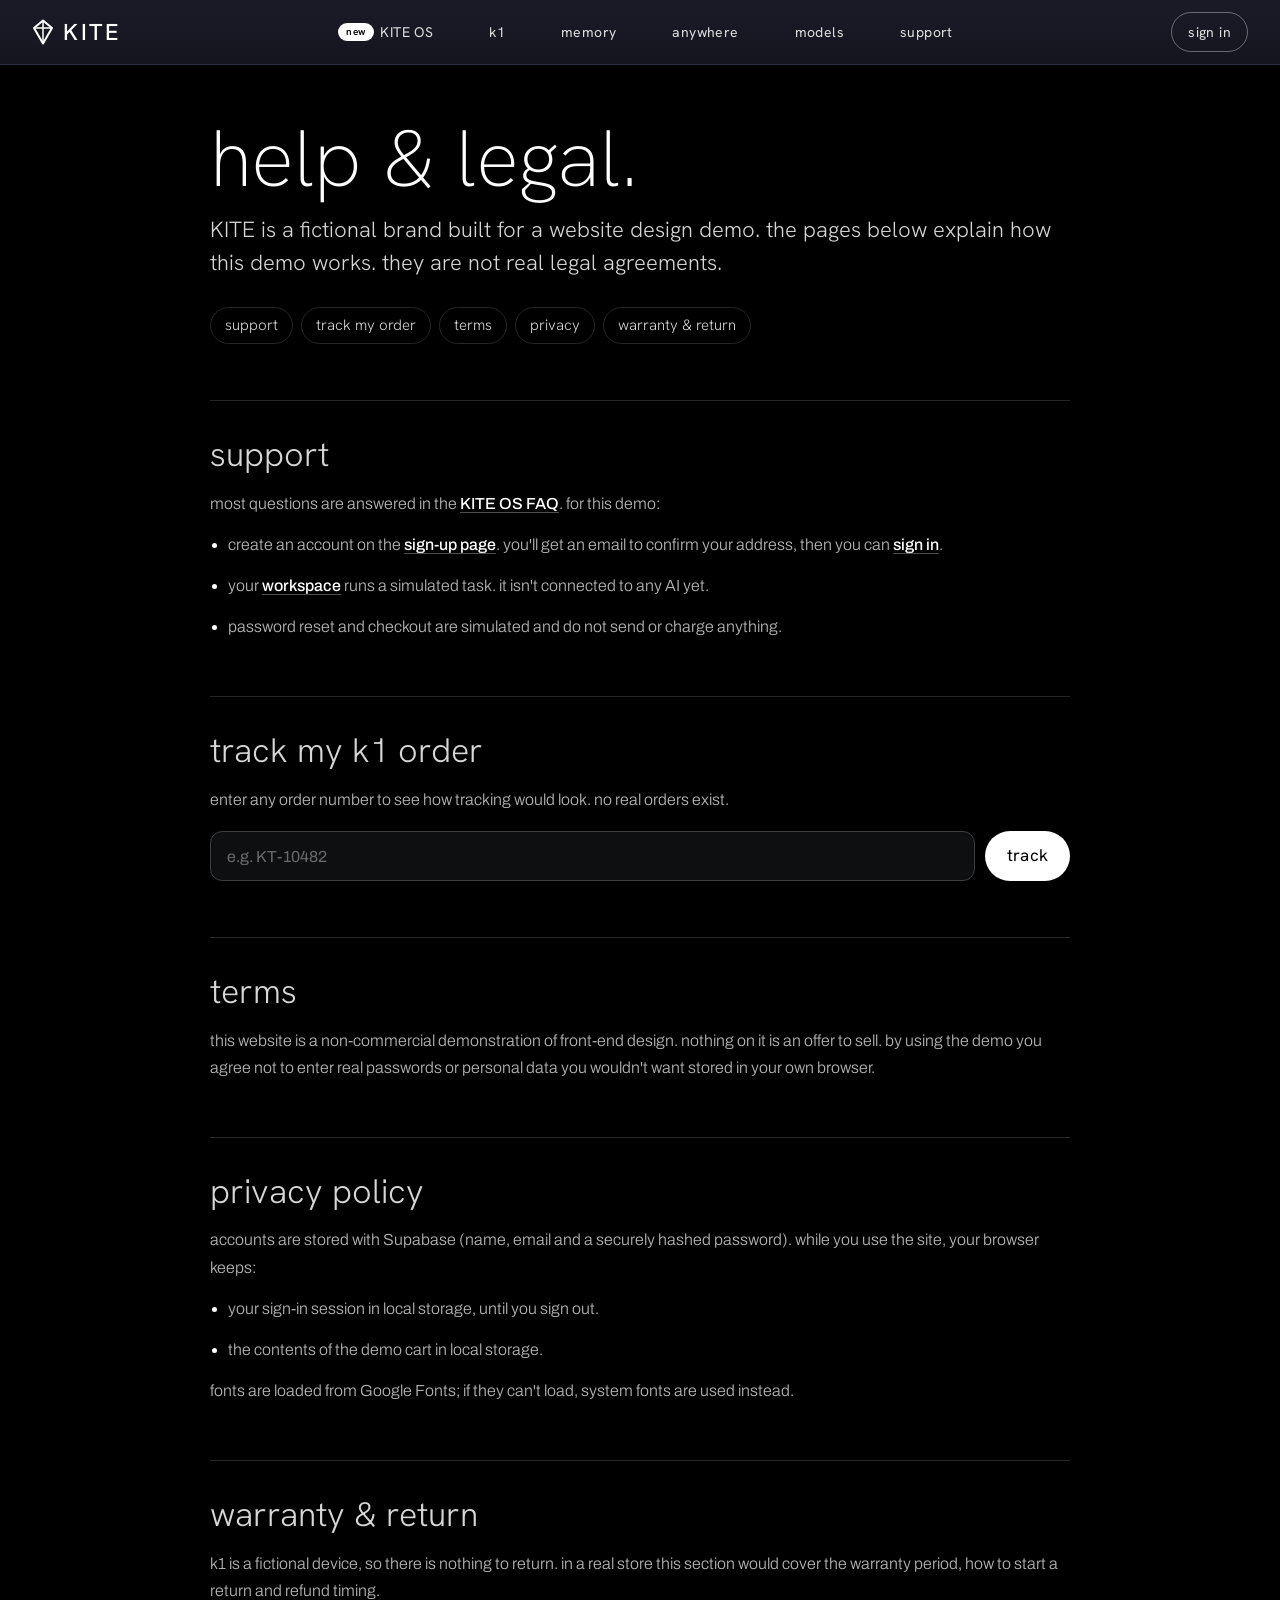
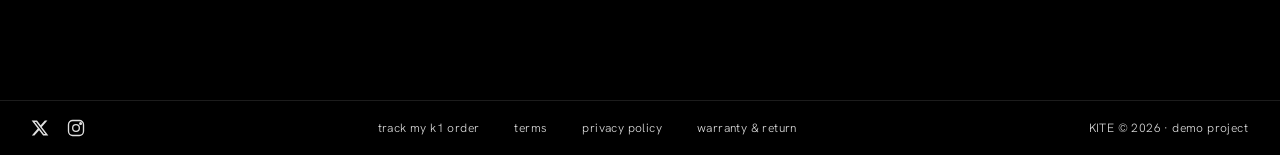
<file: legal.html>
<!DOCTYPE html>
<html lang="en">
<head>
  <meta charset="UTF-8">
  <meta name="viewport" content="width=device-width, initial-scale=1.0">
  <title>Help &amp; legal — KITE</title>
  <meta name="description" content="Help and legal information for KITE, a fictional brand built for a website design demo: support, demo order tracking, terms, privacy and warranty.">
  <link rel="canonical" href="https://rabbit-r1-clone.vercel.app/legal.html">
  <meta name="theme-color" content="#15151f">
  <link rel="icon" type="image/svg+xml" href="assets/favicon.svg">
  <link rel="preconnect" href="https://fonts.googleapis.com">
  <link rel="preconnect" href="https://fonts.gstatic.com" crossorigin>
  <link href="https://fonts.googleapis.com/css2?family=Archivo:wght@300;400;500;600&family=Hanken+Grotesk:wght@200;300;400;500;600&display=swap" rel="stylesheet">
  <link rel="stylesheet" href="styles.css">
  <link rel="stylesheet" href="auth.css">
</head>
<body>
  <a class="skip-link" href="#main">skip to content</a>
  <div class="cursor-glow" aria-hidden="true"></div>

  <header class="site-header">
    <div class="header-inner">
      <a href="index.html" class="logo" aria-label="KITE home">
        <svg class="logo-mark" viewBox="0 0 22 26" aria-hidden="true"><path d="M11 1.5 L20 9 L11 24.5 L2 9 Z" fill="none" stroke="currentColor" stroke-width="2" stroke-linejoin="round"/><path d="M11 1.5 V24.5 M2 9 H20" stroke="currentColor" stroke-width="1.5"/></svg>
        <span class="logo-word">KITE</span>
      </a>
      <nav class="nav-desktop" aria-label="Primary">
        <a class="nav-link" href="index.html"><span class="badge-new">new</span>KITE OS</a>
        <a class="nav-link" href="index.html#pocket">k1</a>
        <a class="nav-link" href="index.html#memory">memory</a>
        <a class="nav-link" href="index.html#anywhere">anywhere</a>
        <a class="nav-link" href="index.html#models">models</a>
        <a class="nav-link" href="#support">support</a>
      </nav>
      <div class="header-actions">
        <a class="header-account" href="signin.html">sign in</a>
        <button class="menu-toggle" type="button" aria-label="Open menu" aria-expanded="false" aria-controls="mobile-menu"><span class="bar"></span></button>
      </div>
    </div>
  </header>

  <nav class="mobile-menu" id="mobile-menu" aria-label="Mobile">
    <a href="index.html"><span><span class="badge-new">new</span>KITE OS</span></a>
    <a href="index.html#pocket"><span>k1</span></a>
    <a href="index.html#memory"><span>memory</span></a>
    <a href="index.html#anywhere"><span>anywhere</span></a>
    <a href="index.html#models"><span>models</span></a>
    <a href="#support"><span>support</span></a>
    <a class="mobile-account" href="signin.html"><span>sign in</span></a>
  </nav>

  <main class="doc-main" id="main">
    <div class="doc-wrap">
      <h1 class="doc-title">help &amp; legal.</h1>
      <p class="body-lg" style="margin-top:18px">KITE is a fictional brand built for a website design demo. the pages below explain how this demo works. they are not real legal agreements.</p>
      <nav class="doc-nav" aria-label="On this page">
        <a href="#support">support</a>
        <a href="#track">track my order</a>
        <a href="#terms">terms</a>
        <a href="#privacy">privacy</a>
        <a href="#warranty">warranty &amp; return</a>
      </nav>

      <section class="doc-section" id="support">
        <h2>support</h2>
        <p>most questions are answered in the <a class="inline-link" href="index.html#faq">KITE OS FAQ</a>. for this demo:</p>
        <ul>
          <li>create an account on the <a class="inline-link" href="signup.html">sign-up page</a>. you'll get an email to confirm your address, then you can <a class="inline-link" href="signin.html">sign in</a>.</li>
          <li>your <a class="inline-link" href="account.html">workspace</a> runs a simulated task. it isn't connected to any AI yet.</li>
          <li>password reset and checkout are simulated and do not send or charge anything.</li>
        </ul>
      </section>

      <section class="doc-section" id="track">
        <h2>track my k1 order</h2>
        <p>enter any order number to see how tracking would look. no real orders exist.</p>
        <form class="track-form" data-track>
          <label class="sr-only" for="order">order number</label>
          <input class="input" id="order" name="order" placeholder="e.g. KT-10482" autocomplete="off">
          <button class="btn btn-primary" type="submit">track</button>
        </form>
        <p class="track-result" data-track-result aria-live="polite"></p>
      </section>

      <section class="doc-section" id="terms">
        <h2>terms</h2>
        <p>this website is a non-commercial demonstration of front-end design. nothing on it is an offer to sell. by using the demo you agree not to enter real passwords or personal data you wouldn't want stored in your own browser.</p>
      </section>

      <section class="doc-section" id="privacy">
        <h2>privacy policy</h2>
        <p>accounts are stored with Supabase (name, email and a securely hashed password). while you use the site, your browser keeps:</p>
        <ul>
          <li>your sign-in session in local storage, until you sign out.</li>
          <li>the contents of the demo cart in local storage.</li>
        </ul>
        <p>fonts are loaded from Google Fonts; if they can't load, system fonts are used instead.</p>
      </section>

      <section class="doc-section" id="warranty">
        <h2>warranty &amp; return</h2>
        <p>k1 is a fictional device, so there is nothing to return. in a real store this section would cover the warranty period, how to start a return and refund timing.</p>
      </section>
    </div>
  </main>

  <footer class="site-footer">
    <div class="footer-social">
      <a class="glow-text" href="https://x.com" target="_blank" rel="noopener noreferrer" aria-label="X (opens x.com)"><svg viewBox="0 0 24 24" fill="currentColor" aria-hidden="true"><path d="M17.8 3h3.1l-6.8 7.7L22 21h-6.2l-4.9-6.4L5.3 21H2.2l7.2-8.3L2 3h6.4l4.4 5.8L17.8 3Zm-1.1 16.2h1.7L7.4 4.7H5.6l11.1 14.5Z"/></svg></a>
      <a class="glow-text" href="https://www.instagram.com" target="_blank" rel="noopener noreferrer" aria-label="Instagram (opens instagram.com)"><svg viewBox="0 0 24 24" fill="none" stroke="currentColor" stroke-width="1.6" aria-hidden="true"><rect x="3" y="3" width="18" height="18" rx="5"/><circle cx="12" cy="12" r="4"/><circle cx="17.5" cy="6.5" r="1" fill="currentColor"/></svg></a>
    </div>
    <hr>
    <div class="footer-links">
      <a class="glow-text" href="#track">track my k1 order</a>
      <a class="glow-text" href="#terms">terms</a>
      <a class="glow-text" href="#privacy">privacy policy</a>
      <a class="glow-text" href="#warranty">warranty &amp; return</a>
    </div>
    <hr>
    <div>KITE © <span data-year>2026</span> · demo project</div>
  </footer>

  <script src="script.js"></script>
  <script type="module" src="auth.js"></script>
  <script>
    document.querySelector("[data-track]").addEventListener("submit", function (e) {
      e.preventDefault();
      var value = this.order.value.trim();
      var out = document.querySelector("[data-track-result]");
      out.textContent = value
        ? "order " + value.toUpperCase() + ": demo order — packed, shipping soon. (this is sample data; no real order exists.)"
        : "please enter an order number.";
    });
  </script>
</body>
</html>
</file>
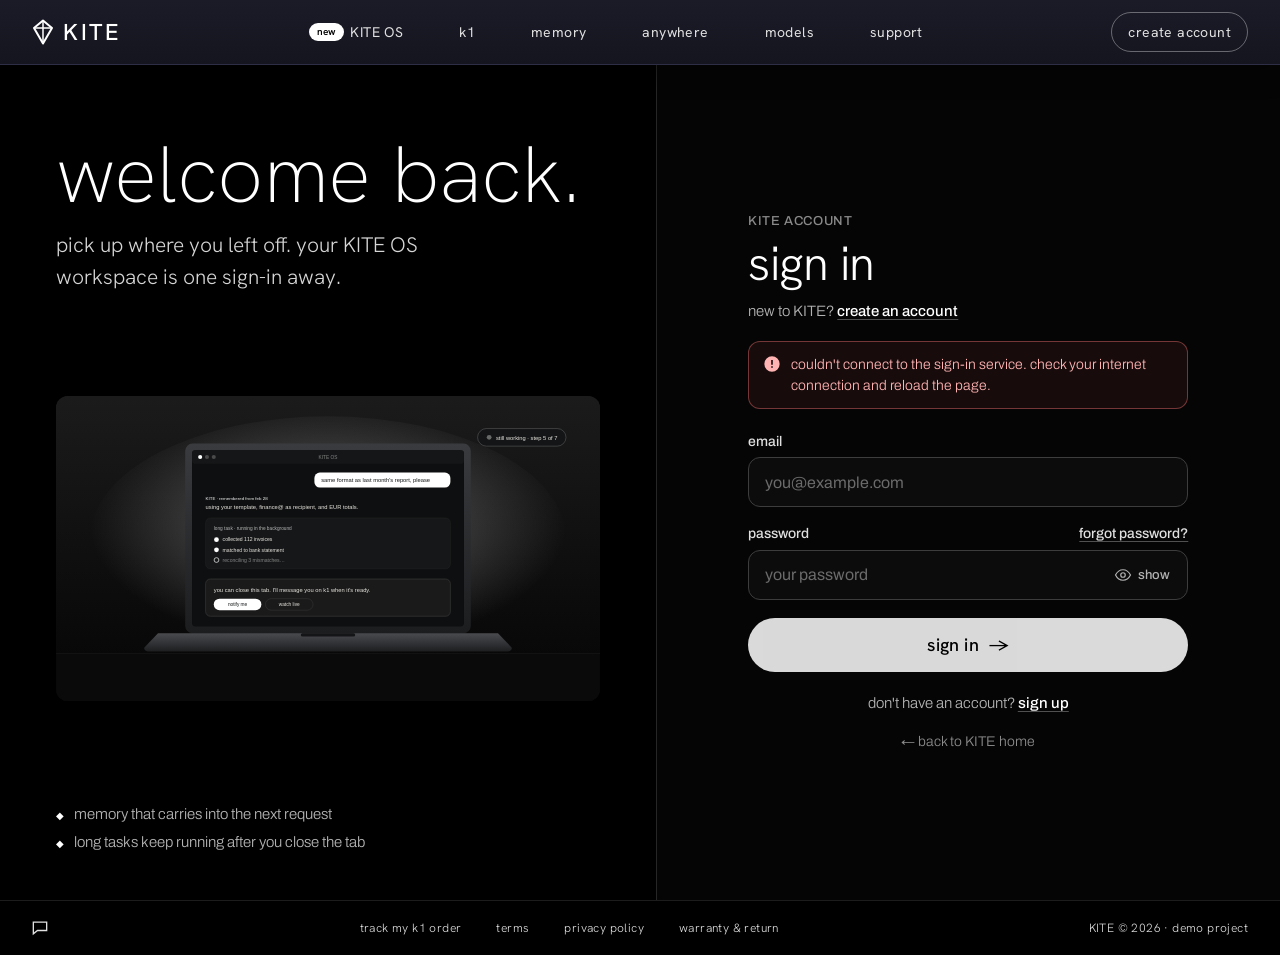
<file: signin.html>
<!DOCTYPE html>
<html lang="en">
<head>
  <meta charset="UTF-8">
  <meta name="viewport" content="width=device-width, initial-scale=1.0">
  <title>Sign in — KITE</title>
  <meta name="robots" content="noindex">
  <meta name="theme-color" content="#15151f">
  <link rel="icon" type="image/svg+xml" href="assets/favicon.svg">
  <link rel="preconnect" href="https://fonts.googleapis.com">
  <link rel="preconnect" href="https://fonts.gstatic.com" crossorigin>
  <link href="https://fonts.googleapis.com/css2?family=Archivo:wght@300;400;500;600&family=Hanken+Grotesk:wght@200;300;400;500;600&display=swap" rel="stylesheet">
  <link rel="stylesheet" href="styles.css">
  <link rel="stylesheet" href="auth.css">
</head>
<body>
  <a class="skip-link" href="#main">skip to content</a>

  <header class="site-header">
    <div class="header-inner">
      <a href="index.html" class="logo" aria-label="KITE home">
        <svg class="logo-mark" viewBox="0 0 22 26" aria-hidden="true"><path d="M11 1.5 L20 9 L11 24.5 L2 9 Z" fill="none" stroke="currentColor" stroke-width="2" stroke-linejoin="round"/><path d="M11 1.5 V24.5 M2 9 H20" stroke="currentColor" stroke-width="1.5"/></svg>
        <span class="logo-word">KITE</span>
      </a>
      <nav class="nav-desktop" aria-label="Primary">
        <a class="nav-link" href="index.html"><span class="badge-new">new</span>KITE OS</a>
        <a class="nav-link" href="index.html#pocket">k1</a>
        <a class="nav-link" href="index.html#memory">memory</a>
        <a class="nav-link" href="index.html#anywhere">anywhere</a>
        <a class="nav-link" href="index.html#models">models</a>
        <a class="nav-link" href="index.html#faq">support</a>
      </nav>
      <div class="header-actions">
        <a class="header-account" href="signup.html" data-keep-label>create account</a>
        <button class="menu-toggle" type="button" aria-label="Open menu" aria-expanded="false" aria-controls="mobile-menu"><span class="bar"></span></button>
      </div>
    </div>
  </header>

  <nav class="mobile-menu" id="mobile-menu" aria-label="Mobile">
    <a href="index.html"><span><span class="badge-new">new</span>KITE OS</span></a>
    <a href="index.html#pocket"><span>k1</span></a>
    <a href="index.html#memory"><span>memory</span></a>
    <a href="index.html#anywhere"><span>anywhere</span></a>
    <a href="index.html#models"><span>models</span></a>
    <a href="index.html#faq"><span>support</span></a>
    <a class="mobile-account" href="signup.html" data-keep-label><span>create account</span></a>
  </nav>

  <main class="auth-main" id="main">
    <aside class="auth-aside">
      <div>
        <h1 class="auth-aside-title">welcome back.</h1>
        <p class="auth-aside-text">pick up where you left off. your KITE OS workspace is one sign-in away.</p>
      </div>
      <div class="auth-art"><img src="assets/laptop.svg" alt="KITE OS on a laptop, continuing a task in the background" width="1600" height="900"></div>
      <ul class="auth-perks">
        <li>memory that carries into the next request</li>
        <li>long tasks keep running after you close the tab</li>
      </ul>
    </aside>

    <section class="auth-panel" aria-labelledby="signin-title">
      <div class="auth-card">
        <p class="auth-eyebrow">KITE account</p>
        <h2 class="auth-title" id="signin-title">sign in</h2>
        <p class="auth-sub">new to KITE? <a href="signup.html">create an account</a></p>

        <div class="alert" role="alert" data-alert></div>

        <form class="form" id="signin-form" novalidate>
          <div class="field">
            <label class="label" for="email">email</label>
            <input class="input" id="email" name="email" type="email" autocomplete="email" placeholder="you@example.com" aria-describedby="email-error" required>
            <p class="field-error" id="email-error"></p>
          </div>

          <div class="field">
            <div class="field-row">
              <label class="label" for="password">password</label>
              <button class="link-btn" type="button" data-open-modal="forgot">forgot password?</button>
            </div>
            <div class="input-wrap">
              <input class="input has-toggle" id="password" name="password" type="password" autocomplete="current-password" placeholder="your password" aria-describedby="password-error" required>
              <button class="toggle-pw" type="button" aria-controls="password" aria-pressed="false" data-toggle-password>
                <svg viewBox="0 0 24 24" fill="none" stroke="currentColor" stroke-width="1.6" aria-hidden="true"><path d="M2 12s3.6-7 10-7 10 7 10 7-3.6 7-10 7S2 12 2 12Z"/><circle cx="12" cy="12" r="3"/></svg>
                <span>show</span>
              </button>
            </div>
            <p class="field-error" id="password-error"></p>
          </div>

          <button class="btn-submit" type="submit">
            <span class="spinner" aria-hidden="true"></span>
            <span data-submit-label>sign in</span>
            <span class="arrow" aria-hidden="true">→</span>
          </button>

        </form>

        <p class="auth-switch">don't have an account? <a href="signup.html">sign up</a></p>
        <p class="auth-back"><a href="index.html">← back to KITE home</a></p>
      </div>
    </section>
  </main>

  <footer class="site-footer">
    <div class="footer-social">
      <a class="glow-text" href="legal.html#support" aria-label="Community and support"><svg viewBox="0 0 24 24" fill="none" stroke="currentColor" stroke-width="1.6" aria-hidden="true"><path d="M4 5h16v10H9l-5 4V5Z"/></svg></a>
    </div>
    <hr>
    <div class="footer-links">
      <a class="glow-text" href="legal.html#track">track my k1 order</a>
      <a class="glow-text" href="legal.html#terms">terms</a>
      <a class="glow-text" href="legal.html#privacy">privacy policy</a>
      <a class="glow-text" href="legal.html#warranty">warranty &amp; return</a>
    </div>
    <hr>
    <div>KITE © <span data-year>2026</span> · demo project</div>
  </footer>

  <div class="modal" id="modal-forgot" role="dialog" aria-modal="true" aria-labelledby="forgot-title">
    <div class="modal-backdrop" data-close-modal></div>
    <div class="modal-panel is-light">
      <button class="modal-close" type="button" data-close-modal aria-label="Close"><svg viewBox="0 0 16 16" stroke="currentColor" stroke-width="1.6" aria-hidden="true"><path d="M3 3l10 10M13 3 3 13"/></svg></button>
      <h2 class="modal-title" id="forgot-title">reset password.</h2>
      <p class="modal-text">password reset isn't connected yet in this frontend preview, so no email will be sent.</p>
      <div class="modal-actions">
        <a class="btn btn-primary" href="signup.html">create an account</a>
        <button class="btn btn-ghost" type="button" data-close-modal>back to sign in</button>
      </div>
    </div>
  </div>

  <div class="toast-wrap" aria-live="polite" data-toasts></div>

  <script src="script.js"></script>
  <script type="module" src="auth.js"></script>
</body>
</html>
</file>
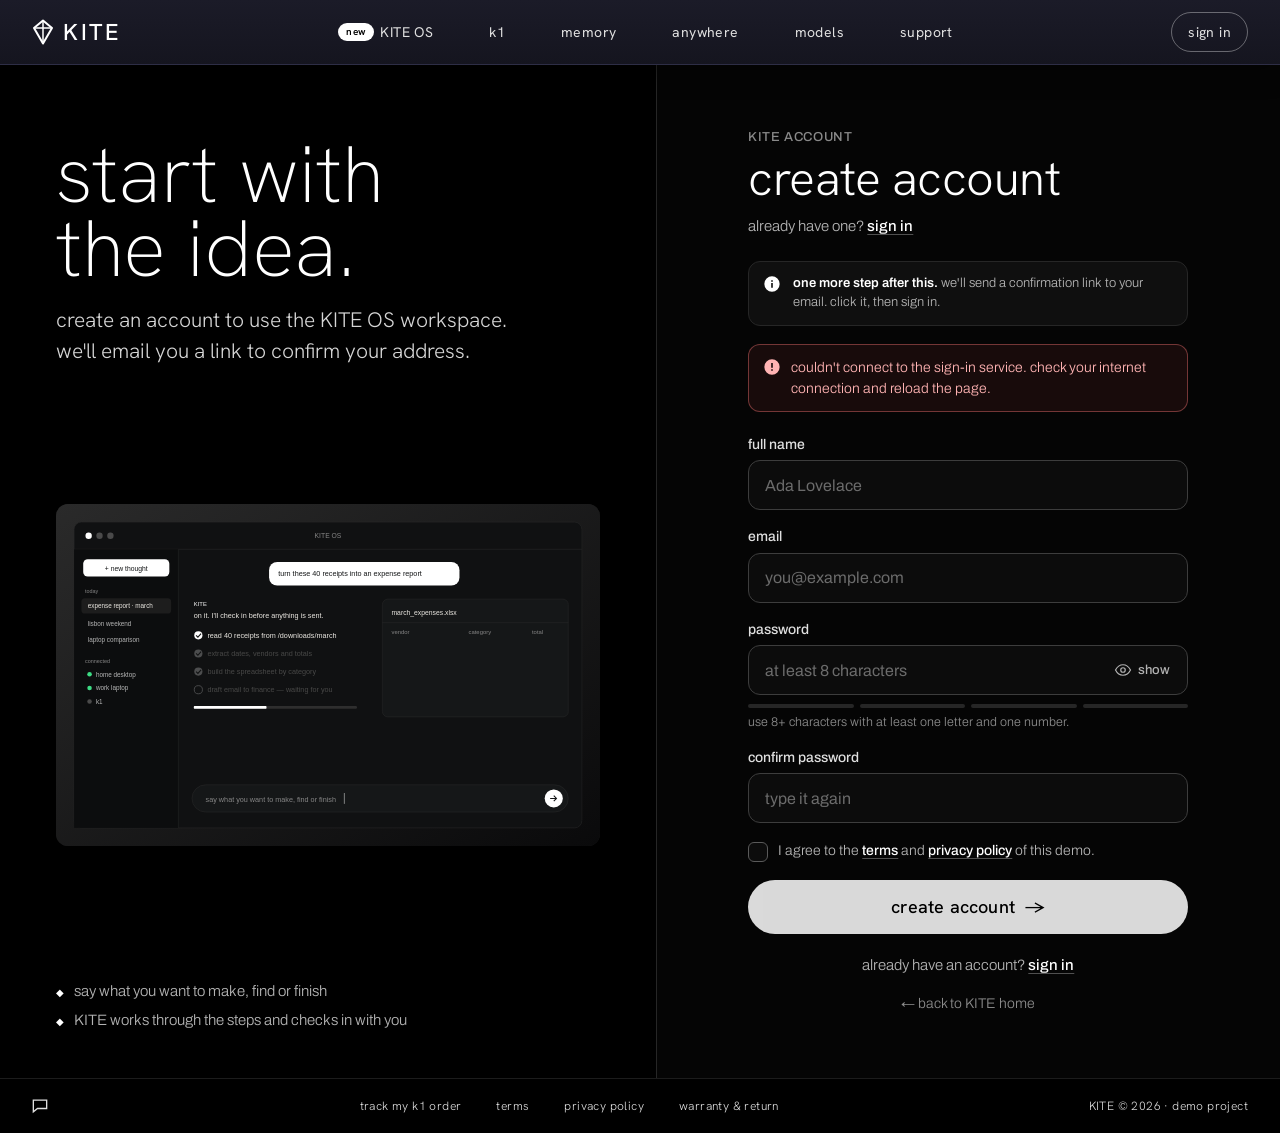
<file: signup.html>
<!DOCTYPE html>
<html lang="en">
<head>
  <meta charset="UTF-8">
  <meta name="viewport" content="width=device-width, initial-scale=1.0">
  <title>Create account — KITE</title>
  <meta name="robots" content="noindex">
  <meta name="theme-color" content="#15151f">
  <link rel="icon" type="image/svg+xml" href="assets/favicon.svg">
  <link rel="preconnect" href="https://fonts.googleapis.com">
  <link rel="preconnect" href="https://fonts.gstatic.com" crossorigin>
  <link href="https://fonts.googleapis.com/css2?family=Archivo:wght@300;400;500;600&family=Hanken+Grotesk:wght@200;300;400;500;600&display=swap" rel="stylesheet">
  <link rel="stylesheet" href="styles.css">
  <link rel="stylesheet" href="auth.css">
</head>
<body>
  <a class="skip-link" href="#main">skip to content</a>

  <header class="site-header">
    <div class="header-inner">
      <a href="index.html" class="logo" aria-label="KITE home">
        <svg class="logo-mark" viewBox="0 0 22 26" aria-hidden="true"><path d="M11 1.5 L20 9 L11 24.5 L2 9 Z" fill="none" stroke="currentColor" stroke-width="2" stroke-linejoin="round"/><path d="M11 1.5 V24.5 M2 9 H20" stroke="currentColor" stroke-width="1.5"/></svg>
        <span class="logo-word">KITE</span>
      </a>
      <nav class="nav-desktop" aria-label="Primary">
        <a class="nav-link" href="index.html"><span class="badge-new">new</span>KITE OS</a>
        <a class="nav-link" href="index.html#pocket">k1</a>
        <a class="nav-link" href="index.html#memory">memory</a>
        <a class="nav-link" href="index.html#anywhere">anywhere</a>
        <a class="nav-link" href="index.html#models">models</a>
        <a class="nav-link" href="index.html#faq">support</a>
      </nav>
      <div class="header-actions">
        <a class="header-account" href="signin.html" data-keep-label>sign in</a>
        <button class="menu-toggle" type="button" aria-label="Open menu" aria-expanded="false" aria-controls="mobile-menu"><span class="bar"></span></button>
      </div>
    </div>
  </header>

  <nav class="mobile-menu" id="mobile-menu" aria-label="Mobile">
    <a href="index.html"><span><span class="badge-new">new</span>KITE OS</span></a>
    <a href="index.html#pocket"><span>k1</span></a>
    <a href="index.html#memory"><span>memory</span></a>
    <a href="index.html#anywhere"><span>anywhere</span></a>
    <a href="index.html#models"><span>models</span></a>
    <a href="index.html#faq"><span>support</span></a>
    <a class="mobile-account" href="signin.html" data-keep-label><span>sign in</span></a>
  </nav>

  <main class="auth-main" id="main">
    <aside class="auth-aside">
      <div>
        <h1 class="auth-aside-title">start with the idea.</h1>
        <p class="auth-aside-text">create an account to use the KITE OS workspace. we'll email you a link to confirm your address.</p>
      </div>
      <div class="auth-art"><img src="assets/workspace.svg" alt="the KITE OS workspace working through a task" width="1200" height="755"></div>
      <ul class="auth-perks">
        <li>say what you want to make, find or finish</li>
        <li>KITE works through the steps and checks in with you</li>
      </ul>
    </aside>

    <section class="auth-panel" aria-labelledby="signup-title">
      <div class="auth-card">
        <p class="auth-eyebrow">KITE account</p>
        <h2 class="auth-title" id="signup-title">create account</h2>
        <p class="auth-sub">already have one? <a href="signin.html">sign in</a></p>

        <div class="demo-banner" role="note">
          <svg viewBox="0 0 20 20" fill="currentColor" aria-hidden="true"><path d="M10 1.5a8.5 8.5 0 1 0 0 17 8.5 8.5 0 0 0 0-17Zm.9 12.6H9.1V8.9h1.8v5.2Zm0-6.6H9.1V5.8h1.8v1.7Z"/></svg>
          <span><strong>one more step after this.</strong> we'll send a confirmation link to your email. click it, then sign in.</span>
        </div>

        <div class="alert" role="alert" data-alert></div>

        <form class="form" id="signup-form" novalidate>
          <div class="field">
            <label class="label" for="name">full name</label>
            <input class="input" id="name" name="name" type="text" autocomplete="name" placeholder="Ada Lovelace" aria-describedby="name-error" required>
            <p class="field-error" id="name-error"></p>
          </div>

          <div class="field">
            <label class="label" for="email">email</label>
            <input class="input" id="email" name="email" type="email" autocomplete="email" placeholder="you@example.com" aria-describedby="email-error" required>
            <p class="field-error" id="email-error"></p>
          </div>

          <div class="field">
            <label class="label" for="password">password</label>
            <div class="input-wrap">
              <input class="input has-toggle" id="password" name="password" type="password" autocomplete="new-password" placeholder="at least 8 characters" aria-describedby="password-hint password-error" required>
              <button class="toggle-pw" type="button" aria-controls="password confirm" aria-pressed="false" data-toggle-password>
                <svg viewBox="0 0 24 24" fill="none" stroke="currentColor" stroke-width="1.6" aria-hidden="true"><path d="M2 12s3.6-7 10-7 10 7 10 7-3.6 7-10 7S2 12 2 12Z"/><circle cx="12" cy="12" r="3"/></svg>
                <span>show</span>
              </button>
            </div>
            <div class="strength" data-strength data-score="0" aria-hidden="true"><span></span><span></span><span></span><span></span></div>
            <p class="field-hint" id="password-hint" data-strength-label>use 8+ characters with at least one letter and one number.</p>
            <p class="field-error" id="password-error"></p>
          </div>

          <div class="field">
            <label class="label" for="confirm">confirm password</label>
            <input class="input" id="confirm" name="confirm" type="password" autocomplete="new-password" placeholder="type it again" aria-describedby="confirm-error" required>
            <p class="field-error" id="confirm-error"></p>
          </div>

          <div class="field">
            <label class="check"><input type="checkbox" name="terms" id="terms" aria-describedby="terms-error"> <span>I agree to the <a class="inline-link" href="legal.html#terms" target="_blank" rel="noopener">terms</a> and <a class="inline-link" href="legal.html#privacy" target="_blank" rel="noopener">privacy policy</a> of this demo.</span></label>
            <p class="field-error" id="terms-error"></p>
          </div>

          <button class="btn-submit" type="submit">
            <span class="spinner" aria-hidden="true"></span>
            <span data-submit-label>create account</span>
            <span class="arrow" aria-hidden="true">→</span>
          </button>
        </form>

        <p class="auth-switch">already have an account? <a href="signin.html">sign in</a></p>
        <p class="auth-back"><a href="index.html">← back to KITE home</a></p>
      </div>
    </section>
  </main>

  <footer class="site-footer">
    <div class="footer-social">
      <a class="glow-text" href="legal.html#support" aria-label="Community and support"><svg viewBox="0 0 24 24" fill="none" stroke="currentColor" stroke-width="1.6" aria-hidden="true"><path d="M4 5h16v10H9l-5 4V5Z"/></svg></a>
    </div>
    <hr>
    <div class="footer-links">
      <a class="glow-text" href="legal.html#track">track my k1 order</a>
      <a class="glow-text" href="legal.html#terms">terms</a>
      <a class="glow-text" href="legal.html#privacy">privacy policy</a>
      <a class="glow-text" href="legal.html#warranty">warranty &amp; return</a>
    </div>
    <hr>
    <div>KITE © <span data-year>2026</span> · demo project</div>
  </footer>

  <div class="toast-wrap" aria-live="polite" data-toasts></div>

  <script src="script.js"></script>
  <script type="module" src="auth.js"></script>
</body>
</html>
</file>
<file: styles.css>
/* =========================================================
   KITE — shared styles (homepage, header, footer, modals)
   ========================================================= */

/* ---------- 1. Design tokens ---------- */
:root {
  /* brand: monochrome. white is the accent (headings, CTAs, highlights) */
  --accent: #ffffff;            /* headings, key lines, primary buttons */
  --accent-hover: #d9d9d9;      /* hover for white buttons */
  --accent-strong: #ffffff;     /* emphasis on dark surfaces */
  --accent-muted: #9a9a9a;      /* secondary accent / link hover */
  --surface-tint: #161616;      /* image wells, product backgrounds */
  --header-bg: #15151f;         /* header bar: deep graphite with a blue-violet tint */
  --header-bg-top: #1b1b28;     /* top of the header's soft gradient */
  --header-line: rgba(160, 160, 255, .14); /* hairline under the header */
  --nav-hover: rgba(165, 165, 255, .12);   /* nav link hover wash */

  /* neutrals */
  --ink: #0a0a0a;               /* near-black text on white */
  --black: #000000;
  --night: #050505;             /* page background */
  --panel: #111111;             /* raised dark surfaces */
  --paper: #d6d6d6;             /* body text: light gray */
  --paper-soft: #f5f5f5;        /* off-white surfaces */
  --white: #ffffff;
  --gray-100: #e0e0e0;
  --gray-300: #b3b3b3;
  --gray-500: #8a8a8a;
  --gray-600: #7a7a7a;
  --gray-700: #3d3d3d;
  --gray-800: #262626;

  /* glows */
  --glow-strong: rgba(255,255,255,0.38);
  --glow-soft: rgba(255,255,255,0.16);

  /* type */
  --font-display: "Hanken Grotesk", "Segoe UI", system-ui, -apple-system, sans-serif;
  --font-body: "Archivo", "Segoe UI", system-ui, -apple-system, sans-serif;

  /* layout */
  --header-h: 77px;
  --container: 1404px;
  --ease: cubic-bezier(0.16, 1, 0.3, 1);
}

@media (min-width: 1024px) {
  :root { --header-h: 65px; }
}

/* ---------- 2. Base ---------- */
*, *::before, *::after { box-sizing: border-box; }

html {
  scroll-behavior: smooth;
  scroll-padding-top: var(--header-h);
  -webkit-text-size-adjust: 100%;
}

body {
  margin: 0;
  min-height: 100vh;
  min-height: 100dvh;
  display: flex;
  flex-direction: column;
  background: var(--black);
  color: var(--paper);
  font-family: var(--font-display);
  font-size: 20px;
  font-weight: 300;
  line-height: 1.25;
  overflow-x: hidden;
  -webkit-font-smoothing: antialiased;
}

body.is-locked { overflow: hidden; }

img, svg { display: block; max-width: 100%; }
a { color: inherit; text-decoration: none; }
button { font: inherit; color: inherit; background: none; border: 0; padding: 0; cursor: pointer; }
h1, h2, h3, p, dl, dd { margin: 0; }
ul { margin: 0; padding: 0; list-style: none; }

:focus-visible { outline: 2px solid var(--accent); outline-offset: 4px; border-radius: 4px; }

.sr-only {
  position: absolute; width: 1px; height: 1px; padding: 0; margin: -1px;
  overflow: hidden; clip: rect(0, 0, 0, 0); white-space: nowrap; border: 0;
}

.skip-link {
  position: absolute; left: 16px; top: -60px; z-index: 100;
  background: var(--paper); color: var(--ink); padding: 10px 16px; border-radius: 8px;
  font-size: 15px; transition: top .2s;
}
.skip-link:focus { top: 12px; }

main { flex: 1 0 auto; }

/* ---------- 3. Cursor glow (dotted grid that follows the pointer) ---------- */
.cursor-glow {
  position: fixed; inset: 0; z-index: 0; pointer-events: none; opacity: 0;
  transition: opacity .5s var(--ease);
  background-image: radial-gradient(circle, rgba(255,255,255,0.11) 0 1.5px, transparent 2.1px);
  background-size: 22px 22px;
  -webkit-mask-image: radial-gradient(120px circle at var(--gx, 50%) var(--gy, 50%), #000 0, rgba(0,0,0,.45) 40%, transparent 75%);
          mask-image: radial-gradient(120px circle at var(--gx, 50%) var(--gy, 50%), #000 0, rgba(0,0,0,.45) 40%, transparent 75%);
}
.cursor-glow.is-on { opacity: 1; }
main, footer { position: relative; z-index: 1; }

/* ---------- 4. Header ---------- */
.site-header {
  position: sticky; top: 0; z-index: 50;
  height: var(--header-h);
  padding: 16px;
  display: flex; justify-content: center;
  background: linear-gradient(180deg, var(--header-bg-top), var(--header-bg));
  color: var(--gray-100);
  border-bottom: 1px solid var(--header-line);
  box-shadow: 0 8px 24px rgba(0, 0, 0, .35);
  font-family: var(--font-display);
  font-size: 14px; line-height: 24px; font-weight: 400; letter-spacing: .4px;
}
.header-inner {
  width: 100%; max-width: 1440px;
  display: flex; align-items: center; justify-content: space-between;
}
@media (min-width: 768px) { .header-inner { padding: 0 16px; } }

.logo { display: inline-flex; align-items: center; gap: 9px; color: var(--white); transition: opacity .3s var(--ease); }
.logo:hover { opacity: .8; }
.logo-mark { width: 22px; height: 26px; }
.logo-word {
  font-family: var(--font-display); font-weight: 500; font-size: 23px; line-height: 1;
  letter-spacing: 2.5px;
}

.nav-desktop { display: none; align-items: center; white-space: nowrap; }
.nav-link {
  position: relative; display: flex; align-items: center; gap: 6px;
  padding: 16px 28px; border-radius: 9px;
  transition: background-color .32s var(--ease), box-shadow .32s var(--ease), color .32s var(--ease);
}
.nav-link:hover, .nav-link:focus-visible {
  color: var(--white);
  background-color: var(--nav-hover);
  box-shadow: 0 0 22px rgba(150, 150, 255, .16), inset 0 1px 0 rgba(255,255,255,.14);
  outline: none;
}
.badge-new {
  display: inline-flex; align-items: center; justify-content: center;
  background: var(--white); color: var(--black);
  font-size: 10px; font-weight: 600; line-height: 1;
  padding: 4px 8px; border-radius: 999px; letter-spacing: .3px;
}

.header-actions { display: flex; align-items: center; gap: 6px; }
.icon-btn {
  position: relative; width: 40px; height: 40px;
  display: inline-flex; align-items: center; justify-content: center;
  border-radius: 9px; transition: background-color .32s var(--ease);
}
.icon-btn:hover { background-color: var(--nav-hover); }
.icon-btn svg { width: 24px; height: 24px; }
.cart-count {
  position: absolute; top: 2px; right: 0;
  min-width: 17px; height: 17px; padding: 0 4px;
  display: none; align-items: center; justify-content: center;
  background: var(--white); color: var(--black);
  border-radius: 999px; font-size: 10px; font-weight: 600; line-height: 1;
}
.cart-count.has-items { display: inline-flex; }

.header-account {
  display: none; align-items: center; gap: 8px;
  padding: 7px 16px; border-radius: 999px;
  border: 1px solid rgba(255, 255, 255, .35);
  transition: background-color .3s var(--ease), color .3s var(--ease), border-color .3s var(--ease);
}
.header-account:hover { background: var(--white); color: var(--black); border-color: var(--white); }
.avatar-dot {
  width: 22px; height: 22px; border-radius: 50%;
  display: inline-flex; align-items: center; justify-content: center;
  background: var(--white); color: var(--black);
  font-size: 11px; font-weight: 600; text-transform: uppercase;
}
.header-account:hover .avatar-dot { background: var(--black); color: var(--white); }

.menu-toggle { display: inline-flex; width: 40px; height: 40px; align-items: center; justify-content: center; }
.menu-toggle .bar {
  display: block; width: 22px; height: 1.5px; background: var(--white); position: relative;
  transition: background-color .3s;
}
.menu-toggle .bar::before, .menu-toggle .bar::after {
  content: ""; position: absolute; left: 0; width: 22px; height: 1.5px; background: var(--white);
  transition: transform .4s var(--ease), top .4s var(--ease);
}
.menu-toggle .bar::before { top: -7px; }
.menu-toggle .bar::after { top: 7px; }
.menu-toggle[aria-expanded="true"] .bar { background: transparent; }
.menu-toggle[aria-expanded="true"] .bar::before { top: 0; transform: rotate(45deg); }
.menu-toggle[aria-expanded="true"] .bar::after { top: 0; transform: rotate(-45deg); }

@media (min-width: 1024px) {
  .nav-desktop { display: flex; }
  .menu-toggle { display: none; }
  .header-account { display: inline-flex; }
}

/* Mobile menu: full-screen black sheet with oversized light links */
.mobile-menu {
  position: fixed; top: var(--header-h); left: 0; right: 0; bottom: 0; z-index: 49;
  background: var(--header-bg); color: var(--white);
  padding: 20px 16px 32px;
  display: flex; flex-direction: column; align-items: center; overflow-y: auto;
  visibility: hidden; opacity: 0;
  transition: opacity .5s ease-in-out, visibility .5s;
}
.mobile-menu.is-open { visibility: visible; opacity: 1; }
.mobile-menu a {
  display: block; overflow: hidden; padding-bottom: 22px; text-align: center;
  font-size: 32px; line-height: 1.2; letter-spacing: 1.5px; font-weight: 200;
}
.mobile-menu a span { display: inline-block; transform: translateY(110%); transition: transform .6s var(--ease); }
.mobile-menu.is-open a span { transform: translateY(0); }
.mobile-menu a:nth-child(2) span { transition-delay: .04s; }
.mobile-menu a:nth-child(3) span { transition-delay: .08s; }
.mobile-menu a:nth-child(4) span { transition-delay: .12s; }
.mobile-menu a:nth-child(5) span { transition-delay: .16s; }
.mobile-menu a:nth-child(6) span { transition-delay: .2s; }
.mobile-menu a:nth-child(7) span { transition-delay: .24s; }
.mobile-menu a:nth-child(8) span { transition-delay: .28s; }
.mobile-menu .mobile-account {
  margin-top: 8px; padding: 12px 28px; border-radius: 999px;
  border: 1px solid rgba(255,255,255,.4); font-size: 20px; letter-spacing: .4px; font-weight: 300;
}
.mobile-menu .mobile-account span { transform: none; }
.mobile-menu .badge-new { vertical-align: top; margin-right: 8px; }
@media (min-width: 1024px) { .mobile-menu { display: none; } }

/* ---------- 5. Shared glow hovers ---------- */
.glow-card {
  transition: box-shadow .32s var(--ease), border-color .32s var(--ease);
}
.glow-card:hover, .glow-card:focus-within {
  border-color: var(--accent);
  box-shadow: 0 0 0 1px rgba(255,255,255,0.385), 0 6px 28px rgba(255,255,255,0.248), 0 2px 10px rgba(255,255,255,0.176), inset 0 1px 0 rgba(255,255,255,0.165);
}
.glow-text { transition: color .32s var(--ease), text-shadow .32s var(--ease); }
.glow-text:hover, .glow-text:focus-visible { color: var(--accent); text-shadow: 0 0 .45em rgba(255,255,255,0.248); }

/* ---------- 6. Reveal animation (blur-up, staggered) ---------- */
@keyframes reveal-in {
  from { opacity: 0; filter: blur(6px); transform: translateY(14px); }
  to   { opacity: 1; filter: blur(0); transform: translateY(0); }
}
.motion-ready .reveal-group:not(.is-visible) .reveal { opacity: 0; }
.motion-ready .reveal-group.is-visible .reveal {
  animation: reveal-in .7s var(--ease) backwards;
  animation-delay: calc(var(--i, 0) * 65ms);
}

/* ---------- 7. Buttons ---------- */
.pill {
  display: inline-flex; align-items: center; gap: .5em;
  padding: .18em .62em; border-radius: 999px;
  background: var(--accent); color: var(--black);
  font-family: var(--font-display); font-weight: 200; line-height: 1; white-space: nowrap;
  transition: background-color .45s var(--ease), box-shadow .45s var(--ease);
}
.pill:hover { background: var(--accent-hover); box-shadow: 0 10px 44px rgba(255,255,255,0.248); }
.pill .pill-arrow { width: .62em; height: .62em; transition: transform .45s var(--ease); }
.pill:hover .pill-arrow { transform: translateX(.12em); }

.text-arrow {
  display: inline-flex; align-items: center; gap: 16px;
  padding: 16px 32px; font-weight: 200; color: var(--accent);
}
.text-arrow .arrow { transition: transform .45s var(--ease); }
.text-arrow:hover .arrow { transform: translateX(6px); }
.text-arrow.is-light { color: var(--paper); }
.text-arrow.is-light .arrow { color: var(--accent); }

/* ---------- 8. Hero ---------- */
.hero { display: flex; flex-direction: column; width: 100%; }
@media (min-width: 1024px) { .hero { min-height: calc(100svh - var(--header-h)); } }

.hero-media {
  position: relative; width: 100%; overflow: hidden; background: var(--ink);
  aspect-ratio: 16 / 9;
}
@media (min-width: 1024px) {
  .hero-media { aspect-ratio: auto; flex: 1; min-height: clamp(320px, 44vh, 560px); max-height: 56.25vw; }
}
.hero-media img { position: absolute; inset: 0; width: 100%; height: 100%; object-fit: cover; }
.hero-play {
  position: absolute; inset: 0; width: 100%; height: 100%;
  display: flex; align-items: center; justify-content: center;
}
.hero-play .play-icon {
  width: 72px; height: 72px; border-radius: 50%;
  display: flex; align-items: center; justify-content: center;
  background: rgba(235, 232, 226, .14); backdrop-filter: blur(8px); -webkit-backdrop-filter: blur(8px);
  border: 1px solid rgba(235,232,226,.35);
  transition: transform .45s var(--ease), background-color .45s var(--ease), box-shadow .45s var(--ease);
}
.hero-play .play-icon svg { width: 34%; height: 34%; margin-left: 6%; color: var(--white); transition: color .45s var(--ease); }
.hero-play:hover .play-icon { transform: scale(1.08); background: var(--accent); box-shadow: 0 0 40px var(--glow-strong); }
.hero-play:hover .play-icon svg { color: var(--black); }
@media (min-width: 768px) { .hero-play .play-icon { width: 104px; height: 104px; } }

.hero-copy {
  flex-shrink: 0; display: flex; flex-direction: column; align-items: center;
  padding: 22px 16px 26px; text-align: center;
}
@media (min-width: 768px) { .hero-copy { padding-top: 28px; } }

.hero-title {
  white-space: nowrap; font-weight: 200; line-height: .9;
  font-size: 16.5vw;
}
@media (min-width: 768px) { .hero-title { font-size: 8.25vw; } }
@media (min-width: 1024px) { .hero-title { font-size: 128px; } }

.hero-tagline {
  margin-top: 6px; max-width: 1100px; color: var(--accent);
  font-weight: 300; line-height: 1.05; font-size: 26px;
}
@media (min-width: 768px) { .hero-tagline { margin-top: 10px; font-size: 38px; font-weight: 200; } }
@media (min-width: 1024px) { .hero-tagline { font-size: 46px; } }

.hero-lede {
  margin: 22px auto 0; width: 100%; max-width: 640px; text-wrap: pretty;
  font-weight: 300; line-height: 1.5; font-size: 17px;
}
@media (min-width: 768px) { .hero-lede { margin-top: 28px; font-size: 21px; } }
@media (min-width: 1024px) { .hero-lede { font-size: 24px; } }

.hero-cta { margin-top: 20px; font-size: 42px; }
@media (min-width: 768px) { .hero-cta { font-size: 53px; } }

.platforms {
  margin-top: 20px; width: 100%; max-width: 960px; padding: 0 16px;
  display: grid; gap: 14px;
}
@media (min-width: 640px) { .platforms { grid-template-columns: repeat(3, 1fr); } }
.platform {
  display: flex; flex-direction: column; text-align: left;
  padding: 22px; border: 1px solid var(--gray-700); border-radius: 12px;
}
.platform-name { font-weight: 300; line-height: 1.1; font-size: 24px; color: var(--paper); }
.platform-note { margin-top: 8px; font-family: var(--font-body); line-height: 1.35; font-size: 16px; color: var(--gray-300); }
.platform-links { margin-top: auto; padding-top: 18px; display: flex; align-items: baseline; gap: 14px; }
.platform-links a, .platform-links button {
  display: inline-flex; align-items: baseline; gap: 6px;
  font-weight: 300; font-size: 19px; color: var(--accent); transition: color .3s;
}
.platform-links a:hover, .platform-links button:hover { color: var(--accent-muted); text-decoration: underline; text-underline-offset: 4px; }
.platform-links small { font-family: var(--font-body); font-weight: 300; font-size: 13px; color: var(--gray-500); }
@media (min-width: 768px) {
  .platform-name { font-size: 26px; }
  .platform-note { font-size: 17px; }
  .platform-links a, .platform-links button { font-size: 20px; }
}

/* ---------- 9. Feature sections ---------- */
.section {
  position: relative; width: 100%;
  padding: 56px 16px;
  scroll-margin-top: var(--header-h);
}
@media (min-width: 768px) { .section { padding: 80px 16px; } }

.container { position: relative; margin: 0 auto; max-width: var(--container); display: flex; flex-direction: column; }

.split { display: block; }
@media (min-width: 768px) { .split { display: flex; column-gap: 48px; } }
@media (min-width: 1024px) { .split { column-gap: 72px; } }
.split-head { flex-shrink: 0; }
@media (min-width: 768px) { .split-head { width: 320px; } }
@media (min-width: 1024px) { .split-head { width: 430px; } }
@media (min-width: 1280px) { .split-head { width: 480px; } }
.split-body { display: flex; flex-direction: column; gap: 14px; margin-top: 20px; }
@media (min-width: 768px) { .split-body { flex: 1; max-width: 720px; margin-top: 0; gap: 20px; } }

.section-title {
  text-wrap: balance; font-weight: 200; color: var(--accent);
  line-height: .93; font-size: 10vw;
}
@media (min-width: 768px) { .section-title { font-size: 5.2vw; } }
@media (min-width: 1024px) { .section-title { font-size: 64px; } }
@media (min-width: 1280px) { .section-title { font-size: 72px; } }

.body-lg {
  text-wrap: pretty; font-weight: 300; line-height: 1.5; color: var(--paper); font-size: 17px;
}
@media (min-width: 768px) { .body-lg { font-size: 19px; } }
@media (min-width: 1024px) { .body-lg { font-size: 22px; } }

.points {
  display: grid; grid-template-columns: 1fr; column-gap: 40px; row-gap: 26px;
  margin-top: 44px; padding-top: 34px; border-top: 1px solid var(--gray-800); text-align: left;
}
@media (min-width: 640px) { .points { grid-template-columns: repeat(3, 1fr); } }
@media (min-width: 768px) { .points { margin-top: 72px; padding-top: 44px; column-gap: 64px; } }
.point { display: flex; flex-direction: column; gap: 8px; }
.point dt { font-weight: 300; line-height: 1.2; color: var(--accent); font-size: 19px; }
.point dd { text-wrap: pretty; font-family: var(--font-body); font-weight: 300; line-height: 26px; color: var(--paper); font-size: 16px; }
@media (min-width: 768px) {
  .point dt { font-size: 21px; }
  .point dd { font-size: 17px; line-height: 28px; }
}

.figure {
  margin: 48px 0 0; width: 100%; align-self: center; overflow: hidden;
  border-radius: 10px; background: var(--panel);
}
@media (min-width: 768px) { .figure { margin-top: 80px; } }
.figure img { width: 100%; height: auto; }
/* full-bleed figures run edge to edge like the reference (no radius, viewport width) */
.figure.is-bleed {
  width: 100vw; max-width: none; border-radius: 0; background: none;
  margin-left: calc(50% - 50vw); margin-right: calc(50% - 50vw);
}
.figure.is-pocket { margin-top: 40px; }
@media (min-width: 768px) { .figure.is-pocket { margin-top: 64px; } }

.closer {
  text-wrap: balance; font-weight: 300; line-height: 1.3; color: var(--accent);
  margin: 56px auto 0; max-width: 1100px; text-align: center; font-size: 19px;
}
@media (min-width: 768px) { .closer { margin-top: 88px; font-size: 24px; } }
@media (min-width: 1024px) { .closer { font-size: 28px; } }

.byline {
  margin-top: 40px; font-weight: 300; color: var(--accent); font-size: 19px; line-height: 1.3;
}
@media (min-width: 768px) { .byline { margin-top: 56px; font-size: 24px; } }

/* ---------- 10. Provider & model marquees ---------- */
.marquee-section {
  padding: 8px 0 56px; overflow: hidden;
  -webkit-mask-image: linear-gradient(to right, transparent, #000 8%, #000 92%, transparent);
          mask-image: linear-gradient(to right, transparent, #000 8%, #000 92%, transparent);
}
@media (min-width: 768px) { .marquee-section { padding-bottom: 80px; } }
.marquee { display: flex; width: max-content; animation: marquee 40s linear infinite; }
.marquee.is-reverse { animation-direction: reverse; animation-duration: 36s; }
.marquee:hover { animation-play-state: paused; }
@keyframes marquee { from { transform: translateX(0); } to { transform: translateX(-50%); } }

.provider-row { display: flex; align-items: center; gap: 56px; padding-right: 56px; }
.provider {
  display: inline-flex; align-items: center; gap: 10px; white-space: nowrap;
  font-family: var(--font-display); font-weight: 400; font-size: 26px; letter-spacing: -.3px;
  color: var(--paper); opacity: .32;
  transition: opacity .3s var(--ease), color .3s var(--ease);
}
.provider:hover { opacity: 1; color: var(--white); }
.provider svg { width: 28px; height: 28px; }
@media (min-width: 768px) { .provider { font-size: 34px; } .provider svg { width: 36px; height: 36px; } }

.model-row { display: flex; align-items: center; gap: 22px; padding-right: 22px; margin-top: 28px; }
.model-row li {
  display: inline-flex; align-items: center; gap: 22px; white-space: nowrap;
  font-family: var(--font-body); font-size: 15px; color: var(--gray-300);
}
.model-row li span { color: var(--gray-500); }
@media (min-width: 768px) { .model-row li { font-size: 17px; } }

/* ---------- 11. Pocket (product) ---------- */
.center-cta { display: flex; justify-content: center; margin-top: 32px; }
.section-title.is-center {
  align-self: center; max-width: 960px; text-align: center; line-height: .95; font-size: 9vw;
}
@media (min-width: 768px) { .section-title.is-center { font-size: 6vw; } }
@media (min-width: 1024px) { .section-title.is-center { font-size: 68px; } }
.center-lede { align-self: center; max-width: 760px; margin-top: 22px; text-align: center; line-height: 1.45; }
@media (min-width: 768px) { .center-lede { margin-top: 34px; font-size: 20px; } }
@media (min-width: 1024px) { .center-lede { font-size: 23px; } }
.text-arrow.size-24 { font-size: 24px; }

/* ---------- 12. FAQ accordion ---------- */
.faq-title { text-align: center; }
.faq-list { margin: 34px auto 0; width: 100%; max-width: 1000px; }
@media (min-width: 768px) { .faq-list { margin-top: 56px; } }
.faq-item { border-bottom: 1px solid var(--gray-600); }
.faq-q {
  width: 100%; display: flex; align-items: center; justify-content: space-between; gap: 24px;
  padding: 22px 8px; text-align: left; font-weight: 200; font-size: 22px; line-height: 1.3; color: var(--paper);
  border-radius: 6px; transition: background-color .32s var(--ease), color .32s var(--ease);
}
.faq-q:hover { background: rgba(255,255,255,0.06); color: var(--white); }
@media (min-width: 768px) { .faq-q { font-size: 32px; padding: 24px 12px; } }
.faq-icon { position: relative; flex-shrink: 0; width: 18px; height: 18px; color: var(--gray-300); }
.faq-q:hover .faq-icon, .faq-item.is-open .faq-icon { color: var(--white); }
.faq-icon::before, .faq-icon::after {
  content: ""; position: absolute; left: 0; top: 50%; width: 18px; height: 1.5px; background: currentColor;
  transition: transform .4s var(--ease);
}
.faq-icon::after { transform: rotate(90deg); }
.faq-item.is-open .faq-icon::after { transform: rotate(0deg); }
.faq-a {
  display: grid; grid-template-rows: 0fr; transition: grid-template-rows .45s var(--ease);
}
.faq-item.is-open .faq-a { grid-template-rows: 1fr; }
.faq-a > div { overflow: hidden; }
.faq-a p {
  padding: 0 8px 24px; max-width: 760px;
  font-family: var(--font-body); font-weight: 300; font-size: 16px; line-height: 1.65; color: var(--gray-300);
}
@media (min-width: 768px) { .faq-a p { padding: 0 12px 28px; font-size: 17px; } }
.faq-more { margin-top: 30px; display: flex; justify-content: center; }
.faq-more a { font-weight: 300; color: var(--accent); font-size: 17px; text-underline-offset: 4px; }
.faq-more a:hover { text-decoration: underline; }
@media (min-width: 768px) { .faq-more { margin-top: 40px; } .faq-more a { font-size: 20px; } }

/* ---------- 13. Closing CTA ---------- */
.final { text-align: center; }
@media (min-width: 768px) { .final.section { padding-top: 92px; padding-bottom: 92px; } }
.final .container { align-items: center; }
.final-title {
  max-width: 960px; text-wrap: balance; font-weight: 200; color: var(--accent);
  line-height: .95; font-size: 9vw;
}
@media (min-width: 768px) { .final-title { font-size: 6vw; } }
@media (min-width: 1024px) { .final-title { font-size: 68px; } }
.final-lede { margin-top: 22px; max-width: 760px; line-height: 1.45; font-size: 17px; }
@media (min-width: 768px) { .final-lede { margin-top: 34px; font-size: 20px; } }
@media (min-width: 1024px) { .final-lede { font-size: 23px; } }
.final-actions { margin-top: 34px; display: flex; flex-direction: column; align-items: center; gap: 6px; }
@media (min-width: 768px) { .final-actions { margin-top: 48px; } }
.final-cta { font-size: 13.5vw; }
@media (min-width: 768px) { .final-cta { font-size: 8vw; } }
@media (min-width: 1024px) { .final-cta { font-size: 96px; } }

/* ---------- 14. Footer ---------- */
.site-footer {
  width: 100%; margin-top: auto; padding: 16px;
  display: flex; flex-direction: column; gap: 16px;
  background: var(--black); color: var(--gray-100);
  font-size: 12px; font-weight: 300; letter-spacing: .4px; line-height: 18px;
  border-top: 1px solid #1c1c1c;
}
.footer-social { display: flex; align-items: center; gap: 16px; }
.footer-social a { display: inline-flex; }
.footer-social svg { width: 20px; height: 20px; }
.footer-links { display: flex; flex-wrap: wrap; }
.footer-links a { flex-basis: 33.33%; margin-bottom: 12px; line-height: 1; white-space: nowrap; }
.site-footer hr { width: 100%; margin: 0; border: 0; border-top: 1px solid var(--gray-100); opacity: .5; }
@media (min-width: 768px) {
  .site-footer { flex-direction: row; align-items: center; justify-content: space-between; height: 55px; padding: 0 32px 0 30px; }
  .footer-links { gap: 35px; }
  .footer-links a { flex-basis: auto; margin-bottom: 0; }
  .site-footer hr { display: none; }
}

/* ---------- 15. Modals & drawers ---------- */
.modal {
  position: fixed; inset: 0; z-index: 80;
  display: flex; align-items: center; justify-content: center; padding: 16px;
  visibility: hidden; opacity: 0; transition: opacity .35s var(--ease), visibility .35s;
}
.modal.is-open { visibility: visible; opacity: 1; }
.modal-backdrop { position: absolute; inset: 0; background: rgba(0,0,0,.72); backdrop-filter: blur(6px); -webkit-backdrop-filter: blur(6px); }
.modal-panel {
  position: relative; width: 100%; max-width: 520px; max-height: calc(100dvh - 32px); overflow-y: auto;
  background: var(--panel); color: var(--paper);
  border: 1px solid var(--gray-800); border-radius: 16px; padding: 32px 28px 28px;
  transform: translateY(16px) scale(.98); transition: transform .45s var(--ease);
}
.modal.is-open .modal-panel { transform: none; }
.modal-panel.is-wide { max-width: 1100px; padding: 0; background: var(--black); overflow: hidden; }
.modal-close {
  position: absolute; top: 12px; right: 12px; z-index: 2;
  width: 36px; height: 36px; border-radius: 50%;
  display: inline-flex; align-items: center; justify-content: center;
  color: var(--paper); background: rgba(255,255,255,.06); transition: background-color .3s;
}
.modal-close:hover { background: var(--accent); color: var(--black); }
.modal-close svg { width: 16px; height: 16px; }
.modal-title { font-weight: 200; font-size: 36px; line-height: 1; color: var(--accent); }
.modal-text { margin-top: 14px; font-family: var(--font-body); font-size: 16px; line-height: 1.6; color: var(--gray-300); }
.modal-actions { margin-top: 24px; display: flex; flex-wrap: wrap; gap: 12px; }

.btn {
  display: inline-flex; align-items: center; justify-content: center; gap: 10px;
  min-height: 48px; padding: 0 22px; border-radius: 999px;
  font-family: var(--font-display); font-size: 17px; font-weight: 400; letter-spacing: .2px;
  transition: background-color .3s var(--ease), color .3s var(--ease), border-color .3s var(--ease), box-shadow .3s var(--ease);
}
.btn-primary { background: var(--accent); color: var(--black); }
.btn-primary:hover { background: var(--accent-hover); box-shadow: 0 8px 28px rgba(255,255,255,0.22); }
.btn-ghost { border: 1px solid var(--gray-700); color: var(--paper); }
.btn-ghost:hover { border-color: var(--white); color: var(--white); background: rgba(255,255,255,.06); }

/* launch film (CSS-animated showreel) */
.film { position: relative; aspect-ratio: 16 / 9; background: var(--black); overflow: hidden; }
.film img { position: absolute; inset: 0; width: 100%; height: 100%; object-fit: cover; opacity: .55; transform: scale(1.04); }
.modal.is-open .film img { animation: film-drift 16s linear infinite alternate; }
@keyframes film-drift { from { transform: scale(1.04) translateX(0); } to { transform: scale(1.14) translateX(-2%); } }
.film-slide {
  position: absolute; inset: 0; display: flex; flex-direction: column; align-items: center; justify-content: center;
  text-align: center; padding: 24px; opacity: 0;
  font-weight: 200; line-height: .95; font-size: clamp(32px, 7vw, 88px);
}
.film-slide small { margin-top: 16px; font-size: clamp(14px, 1.8vw, 22px); font-weight: 300; color: var(--accent); }
.modal.is-open .film-slide { animation: film-slide 16s infinite; }
.film-slide:nth-of-type(2) { animation-delay: 4s !important; }
.film-slide:nth-of-type(3) { animation-delay: 8s !important; }
.film-slide:nth-of-type(4) { animation-delay: 12s !important; }
@keyframes film-slide {
  0% { opacity: 0; filter: blur(8px); transform: translateY(16px); }
  5%, 21% { opacity: 1; filter: blur(0); transform: none; }
  25%, 100% { opacity: 0; filter: blur(8px); transform: translateY(-10px); }
}
.film-bar { position: absolute; left: 0; bottom: 0; height: 3px; width: 0; background: var(--accent); }
.modal.is-open .film-bar { animation: film-bar 16s linear infinite; }
@keyframes film-bar { to { width: 100%; } }
.film-caption { padding: 14px 20px; font-family: var(--font-body); font-size: 13px; color: var(--gray-500); border-top: 1px solid var(--gray-800); }

/* product sheet */
.product { display: grid; gap: 22px; }
.product img { width: 100%; height: auto; aspect-ratio: 16 / 9; object-fit: cover; border-radius: 12px; background: var(--surface-tint); }
.product-price { margin-top: 6px; font-size: 22px; font-weight: 300; color: var(--paper); }
.product-specs { margin-top: 14px; display: grid; gap: 8px; font-family: var(--font-body); font-size: 15px; color: var(--gray-300); }
.product-specs li { display: flex; gap: 10px; }
.product-specs li::before { content: ""; flex-shrink: 0; margin-top: 8px; width: 6px; height: 6px; border-radius: 50%; background: var(--accent); }
.swatches { margin-top: 16px; display: flex; gap: 10px; }
.swatch {
  width: 30px; height: 30px; border-radius: 50%; border: 2px solid transparent;
  box-shadow: inset 0 0 0 3px var(--panel); transition: border-color .3s;
}
.swatch[aria-pressed="true"] { border-color: var(--white); }
.swatch { outline: 1px solid var(--gray-700); outline-offset: -1px; }
@media (min-width: 720px) { .modal-panel.is-product { max-width: 860px; } .product { grid-template-columns: 1fr 1fr; align-items: center; } }

/* cart drawer */
.drawer { justify-content: flex-end; padding: 0; }
.drawer .modal-panel {
  height: 100%; max-height: none; max-width: 420px; border-radius: 0; border-width: 0 0 0 1px;
  display: flex; flex-direction: column; transform: translateX(40px);
}
.drawer.is-open .modal-panel { transform: none; }
.cart-items { margin-top: 24px; flex: 1; display: flex; flex-direction: column; gap: 14px; }
.cart-line {
  display: grid; grid-template-columns: 64px 1fr auto; gap: 14px; align-items: center;
  padding: 12px; border: 1px solid var(--gray-800); border-radius: 12px;
}
.cart-line img { width: 64px; height: 64px; border-radius: 8px; object-fit: cover; background: var(--surface-tint); }
.cart-line strong { display: block; font-weight: 400; font-size: 17px; }
.cart-line span { font-family: var(--font-body); font-size: 13px; color: var(--gray-500); }
.qty { display: inline-flex; align-items: center; gap: 8px; font-family: var(--font-body); font-size: 14px; }
.qty button { width: 28px; height: 28px; border-radius: 50%; border: 1px solid var(--gray-700); color: var(--paper); transition: border-color .3s, color .3s; }
.qty button:hover { border-color: var(--white); color: var(--white); }
.cart-empty { font-family: var(--font-body); font-size: 15px; color: var(--gray-500); }
.cart-empty button { color: var(--white); text-decoration: underline; text-underline-offset: 3px; }
.cart-total { display: flex; justify-content: space-between; padding: 16px 0; border-top: 1px solid var(--gray-800); font-size: 18px; }
.demo-note {
  margin-top: 12px; padding: 12px 14px; border-radius: 10px;
  background: rgba(255,255,255,0.04); border: 1px solid var(--gray-800);
  font-family: var(--font-body); font-size: 13px; line-height: 1.5; color: var(--gray-100);
}

/* toast */
.toast-wrap { position: fixed; left: 50%; bottom: 24px; z-index: 90; transform: translateX(-50%); display: grid; gap: 8px; width: max-content; max-width: calc(100vw - 32px); }
.toast {
  padding: 12px 18px; border-radius: 999px; background: var(--paper); color: var(--ink);
  font-family: var(--font-body); font-size: 14px; box-shadow: 0 10px 30px rgba(0,0,0,.4);
  animation: toast-in .45s var(--ease);
}
.toast.is-leaving { opacity: 0; transform: translateY(8px); transition: all .3s; }
@keyframes toast-in { from { opacity: 0; transform: translateY(12px); } }

/* ---------- 16. Reduced motion ---------- */
@media (prefers-reduced-motion: reduce) {
  html { scroll-behavior: auto; }
  *, *::before, *::after { animation-duration: .01ms !important; animation-iteration-count: 1 !important; transition-duration: .01ms !important; }
  .marquee { animation: none; }
  .cursor-glow { display: none; }
}

@media (prefers-reduced-motion: reduce) {
  .film-slide:first-of-type { opacity: 1; filter: none; transform: none; }
}
</file>
<file: auth.css>
/* =========================================================
   KITE — sign-in, sign-up, account & help pages
   (loads after styles.css and reuses its tokens)
   ========================================================= */

/* ---------- auth layout: brand side + form side (both dark) ---------- */
.auth-main {
  flex: 1 0 auto;
  display: grid; grid-template-columns: 1fr;
  min-height: calc(100dvh - var(--header-h));
}
@media (min-width: 960px) { .auth-main { grid-template-columns: 1.05fr 1fr; } }

.auth-aside {
  position: relative; overflow: hidden;
  display: flex; flex-direction: column; justify-content: space-between; gap: 28px;
  padding: 40px 16px 32px;
  background: var(--black);
}
@media (min-width: 768px) { .auth-aside { padding: 56px 40px 40px; } }
@media (min-width: 960px) { .auth-aside { padding: 72px 56px 48px; } }
.auth-aside-title {
  font-weight: 200; color: var(--accent); line-height: .93; text-wrap: balance;
  font-size: 12vw;
}
@media (min-width: 768px) { .auth-aside-title { font-size: 64px; } }
@media (min-width: 1280px) { .auth-aside-title { font-size: 80px; } }
.auth-aside-text { margin-top: 18px; max-width: 460px; font-weight: 300; font-size: 18px; line-height: 1.5; color: var(--paper); }
@media (min-width: 768px) { .auth-aside-text { font-size: 21px; } }
.auth-art { border-radius: 12px; overflow: hidden; background: var(--surface-tint); }
.auth-art img { width: 100%; height: auto; }
@media (max-width: 959px) { .auth-art { display: none; } }
.auth-perks { display: grid; gap: 10px; font-family: var(--font-body); font-size: 15px; color: var(--gray-300); }
.auth-perks li { display: flex; gap: 10px; align-items: baseline; }
.auth-perks li::before { content: "◆"; color: var(--accent); font-size: 10px; }

.auth-panel {
  display: flex; align-items: flex-start; justify-content: center;
  padding: 40px 16px 56px;
  background: var(--night); color: var(--paper);
  border-left: 1px solid var(--gray-800);
}
@media (min-width: 768px) { .auth-panel { padding: 64px 40px; } }
@media (min-width: 960px) { .auth-panel { align-items: center; } }

.auth-card { width: 100%; max-width: 440px; }
.auth-eyebrow { font-family: var(--font-body); font-size: 13px; letter-spacing: .6px; text-transform: uppercase; color: var(--gray-500); font-weight: 500; }
.auth-title { margin-top: 10px; font-weight: 300; font-size: 40px; line-height: 1; letter-spacing: -.5px; color: var(--white); }
@media (min-width: 768px) { .auth-title { font-size: 48px; } }
.auth-sub { margin-top: 12px; font-family: var(--font-body); font-size: 15px; line-height: 1.55; color: var(--gray-300); }
.auth-sub a, .auth-switch a, .inline-link {
  color: var(--white); font-weight: 500; text-decoration: underline; text-underline-offset: 3px;
  text-decoration-color: rgba(255,255,255,.3); transition: color .25s, text-decoration-color .25s;
}
.auth-sub a:hover, .auth-switch a:hover, .inline-link:hover { color: var(--gray-300); text-decoration-color: currentColor; }

/* frontend-only notice */
.demo-banner {
  margin-top: 22px; display: flex; gap: 12px; align-items: flex-start;
  padding: 12px 14px; border-radius: 12px;
  background: rgba(255,255,255,.04); border: 1px solid var(--gray-800);
  font-family: var(--font-body); font-size: 13px; line-height: 1.5; color: var(--gray-300);
}
.demo-banner strong { font-weight: 600; color: var(--white); }
.demo-banner svg { flex-shrink: 0; width: 18px; height: 18px; margin-top: 1px; color: var(--white); }

/* alerts */
.alert {
  display: none; margin-top: 18px; padding: 12px 14px; border-radius: 12px;
  font-family: var(--font-body); font-size: 14px; line-height: 1.5;
  gap: 10px; align-items: flex-start;
}
.alert.is-visible { display: flex; animation: alert-in .4s var(--ease); }
.alert svg { flex-shrink: 0; width: 18px; height: 18px; margin-top: 1px; }
.alert-error { background: rgba(255,92,92,.08); border: 1px solid rgba(255,120,120,.4); color: #ffb3b3; }
.alert-info { background: rgba(255,255,255,.06); border: 1px solid var(--gray-700); color: var(--gray-100); }
@keyframes alert-in { from { opacity: 0; transform: translateY(-6px); } }

/* form */
.form { margin-top: 24px; display: grid; gap: 18px; }
.field { display: grid; gap: 7px; }
.field-row { display: flex; justify-content: space-between; align-items: baseline; gap: 12px; }
.label { font-family: var(--font-body); font-size: 14px; font-weight: 500; color: var(--gray-100); }
.label .opt { font-weight: 400; color: var(--gray-500); }
.input-wrap { position: relative; }
.input {
  width: 100%; height: 50px; padding: 0 16px;
  font-family: var(--font-body); font-size: 16px; color: var(--white);
  background: #0c0c0c; border: 1px solid var(--gray-700); border-radius: 12px;
  transition: border-color .25s, box-shadow .25s;
}
.input::placeholder { color: #6b6b6b; }
.input:hover { border-color: #5a5a5a; }
.input:focus { outline: none; border-color: var(--white); box-shadow: 0 0 0 4px rgba(255,255,255,.1); }
.input.has-toggle { padding-right: 72px; }
.input[aria-invalid="true"] { border-color: #ff7a7a; }
.input[aria-invalid="true"]:focus { box-shadow: 0 0 0 4px rgba(255,122,122,.15); }
.input.is-valid { border-color: #5fae7d; }

.toggle-pw {
  position: absolute; right: 8px; top: 50%; transform: translateY(-50%);
  height: 34px; padding: 0 10px; border-radius: 8px;
  display: inline-flex; align-items: center; gap: 6px;
  font-family: var(--font-body); font-size: 13px; font-weight: 500; color: var(--gray-300);
  transition: background-color .25s, color .25s;
}
.toggle-pw:hover { background: rgba(255,255,255,.08); color: var(--white); }
.toggle-pw svg { width: 18px; height: 18px; }

/* errors stay red-tinted so they read as errors, not as brand colour */
.field-error { min-height: 0; font-family: var(--font-body); font-size: 13px; color: #ff9a9a; display: flex; gap: 6px; align-items: center; }
.field-error:empty { display: none; }
.field-hint { font-family: var(--font-body); font-size: 12.5px; color: var(--gray-500); }

/* password strength */
.strength { display: grid; grid-template-columns: repeat(4, 1fr); gap: 6px; margin-top: 2px; }
.strength span { height: 4px; border-radius: 4px; background: var(--gray-800); transition: background-color .3s; }
.strength[data-score="1"] span:nth-child(-n+1) { background: #ff7a7a; }
.strength[data-score="2"] span:nth-child(-n+2) { background: #f0a24a; }
.strength[data-score="3"] span:nth-child(-n+3) { background: #d8c25a; }
.strength[data-score="4"] span { background: #5fae7d; }

/* checkbox */
.check { display: flex; align-items: flex-start; gap: 10px; font-family: var(--font-body); font-size: 14px; line-height: 1.45; color: var(--gray-300); cursor: pointer; }
.check input {
  appearance: none; -webkit-appearance: none; flex-shrink: 0; margin: 1px 0 0;
  width: 20px; height: 20px; border-radius: 6px; border: 1.5px solid #5a5a5a; background: #0c0c0c;
  display: grid; place-content: center; cursor: pointer; transition: background-color .2s, border-color .2s;
}
.check input::after {
  content: ""; width: 10px; height: 6px; border: 2px solid var(--black); border-top: 0; border-right: 0;
  transform: rotate(-45deg) translate(1px, -1px) scale(0); transition: transform .2s var(--ease);
}
.check input:checked { background: var(--white); border-color: var(--white); }
.check input:checked::after { transform: rotate(-45deg) translate(1px, -1px) scale(1); }
.check input:focus-visible { outline: 2px solid var(--white); outline-offset: 2px; }
.check input[aria-invalid="true"] { border-color: #ff7a7a; }

.form-row { display: flex; justify-content: space-between; align-items: center; gap: 12px; flex-wrap: wrap; }
.link-btn { font-family: var(--font-body); font-size: 14px; font-weight: 500; color: var(--gray-100); text-decoration: underline; text-underline-offset: 3px; text-decoration-color: rgba(255,255,255,.3); transition: color .25s, text-decoration-color .25s; }
.link-btn:hover { color: var(--white); text-decoration-color: currentColor; }

/* submit */
.btn-submit {
  position: relative; width: 100%; height: 54px; border-radius: 999px;
  display: inline-flex; align-items: center; justify-content: center; gap: 10px;
  background: var(--white); color: var(--black);
  font-family: var(--font-display); font-size: 18px; font-weight: 500; letter-spacing: .2px;
  transition: background-color .3s var(--ease), box-shadow .3s var(--ease), transform .15s;
}
.btn-submit:hover:not(:disabled) { background: var(--accent-hover); box-shadow: 0 10px 28px rgba(255,255,255,.14); }
.btn-submit:active:not(:disabled) { transform: scale(.99); }
.btn-submit:disabled { cursor: progress; opacity: .85; }
.btn-submit .arrow { transition: transform .4s var(--ease); }
.btn-submit:hover:not(:disabled) .arrow { transform: translateX(4px); }
.spinner {
  display: none; width: 18px; height: 18px; border-radius: 50%;
  border: 2px solid rgba(0,0,0,.25); border-top-color: var(--black);
  animation: spin .7s linear infinite;
}
.btn-submit.is-loading .spinner { display: inline-block; }
.btn-submit.is-loading .arrow { display: none; }
@keyframes spin { to { transform: rotate(360deg); } }

.auth-switch { margin-top: 22px; text-align: center; font-family: var(--font-body); font-size: 15px; color: var(--gray-300); }
.auth-back { margin-top: 14px; text-align: center; }
.auth-back a { font-family: var(--font-body); font-size: 14px; color: var(--gray-500); transition: color .25s; }
.auth-back a:hover { color: var(--white); }

/* ---------- account (signed-in workspace) ---------- */
.account-main { flex: 1 0 auto; padding: 48px 16px 80px; }
@media (min-width: 768px) { .account-main { padding: 72px 32px 96px; } }
.account-wrap { max-width: 1180px; margin: 0 auto; }
.account-head { display: flex; flex-wrap: wrap; align-items: flex-end; justify-content: space-between; gap: 24px; }
.account-hello { font-weight: 200; color: var(--accent); line-height: .93; font-size: 12vw; }
@media (min-width: 768px) { .account-hello { font-size: 80px; } }
.account-lede { margin-top: 14px; max-width: 620px; font-size: 19px; line-height: 1.5; }
.account-actions { display: flex; flex-wrap: wrap; gap: 12px; }

.status-pill {
  display: inline-flex; align-items: center; gap: 8px; margin-bottom: 18px;
  padding: 6px 12px; border-radius: 999px; border: 1px solid rgba(255,255,255,0.22); background: rgba(255,255,255,0.044);
  font-family: var(--font-body); font-size: 13px; color: var(--gray-100);
}
.status-pill i { width: 8px; height: 8px; border-radius: 50%; background: var(--gray-500); }

.account-grid { margin-top: 48px; display: grid; gap: 20px; }
@media (min-width: 900px) { .account-grid { grid-template-columns: 1.6fr 1fr; } }
.card {
  border: 1px solid var(--gray-800); border-radius: 16px; background: var(--panel);
  padding: 24px;
}
.card-title { font-weight: 300; font-size: 24px; color: var(--paper); }
.card-sub { margin-top: 6px; font-family: var(--font-body); font-size: 14px; color: var(--gray-500); }

.composer { margin-top: 18px; display: flex; gap: 10px; }
.composer .input { background: #0e0f10; border-color: var(--gray-700); color: var(--paper); border-radius: 999px; padding: 0 20px; }
.composer .input:focus { border-color: var(--accent); }
.composer .btn { flex-shrink: 0; }
.suggestions { margin-top: 12px; display: flex; flex-wrap: wrap; gap: 8px; }
.suggestions button {
  padding: 7px 12px; border-radius: 999px; border: 1px solid var(--gray-800);
  font-family: var(--font-body); font-size: 13px; color: var(--gray-300); transition: border-color .25s, color .25s;
}
.suggestions button:hover { border-color: var(--accent); color: var(--paper); }

.run { margin-top: 22px; display: grid; gap: 10px; }
.run:empty { display: none; }
.run-title { font-family: var(--font-body); font-size: 13px; color: var(--accent); }
.run-step {
  display: flex; gap: 12px; align-items: center; padding: 12px 14px; border-radius: 12px; background: #0e0f10;
  font-family: var(--font-body); font-size: 15px; color: var(--gray-500);
  animation: alert-in .4s var(--ease);
}
.run-step .dot { width: 18px; height: 18px; border-radius: 50%; border: 1.5px solid var(--gray-700); flex-shrink: 0; display: grid; place-content: center; }
.run-step.is-active { color: var(--paper); }
.run-step.is-active .dot { border-color: var(--accent); border-top-color: transparent; animation: spin .8s linear infinite; }
.run-step.is-done { color: var(--paper); }
.run-step.is-done .dot { border: 0; background: var(--accent); }
.run-step.is-done .dot::after { content: ""; width: 8px; height: 4px; border: 2px solid var(--ink); border-top: 0; border-right: 0; transform: rotate(-45deg) translate(1px, -1px); }
.run-step.is-wait { color: var(--paper); border: 1px solid rgba(255,255,255,0.22); }

.details { margin-top: 16px; display: grid; gap: 14px; font-family: var(--font-body); font-size: 15px; }
.details div { display: flex; justify-content: space-between; gap: 12px; padding-bottom: 12px; border-bottom: 1px solid var(--gray-800); }
.details dt { color: var(--gray-500); }
.details dd { color: var(--paper); text-align: right; word-break: break-all; }
.card .demo-note { margin-top: 18px; }

/* ---------- help & legal page ---------- */
.doc-main { flex: 1 0 auto; padding: 56px 16px 96px; }
.doc-wrap { max-width: 860px; margin: 0 auto; }
.doc-title { font-weight: 200; color: var(--accent); line-height: .93; font-size: 12vw; }
@media (min-width: 768px) { .doc-title { font-size: 80px; } }
.doc-nav { margin-top: 28px; display: flex; flex-wrap: wrap; gap: 8px; }
.doc-nav a { padding: 8px 14px; border-radius: 999px; border: 1px solid var(--gray-800); font-size: 15px; transition: border-color .25s, color .25s; }
.doc-nav a:hover { border-color: var(--accent); color: var(--accent); }
.doc-section { margin-top: 56px; padding-top: 32px; border-top: 1px solid var(--gray-800); scroll-margin-top: calc(var(--header-h) + 16px); }
.doc-section h2 { font-weight: 300; font-size: 34px; color: var(--paper); }
.doc-section p, .doc-section li { margin-top: 14px; font-family: var(--font-body); font-size: 16px; line-height: 1.7; color: var(--gray-300); }
.doc-section ul { padding-left: 18px; list-style: disc; }
.doc-section li::marker { color: var(--accent); }
.track-form { margin-top: 18px; display: flex; flex-wrap: wrap; gap: 10px; }
.track-form .input { flex: 1 1 220px; background: #0e0f10; border-color: var(--gray-700); color: var(--paper); }
.track-result { margin-top: 12px; font-family: var(--font-body); font-size: 15px; color: var(--gray-100); }

/* signed-in only pages stay hidden until the session check finishes */
.is-auth-pending main { visibility: hidden; }
.status-pill.is-live i { background: #5fae7d; box-shadow: 0 0 8px rgba(95,174,125,.7); }
.alert .alert-action { margin-left: 2px; font-size: inherit; }
</file>
